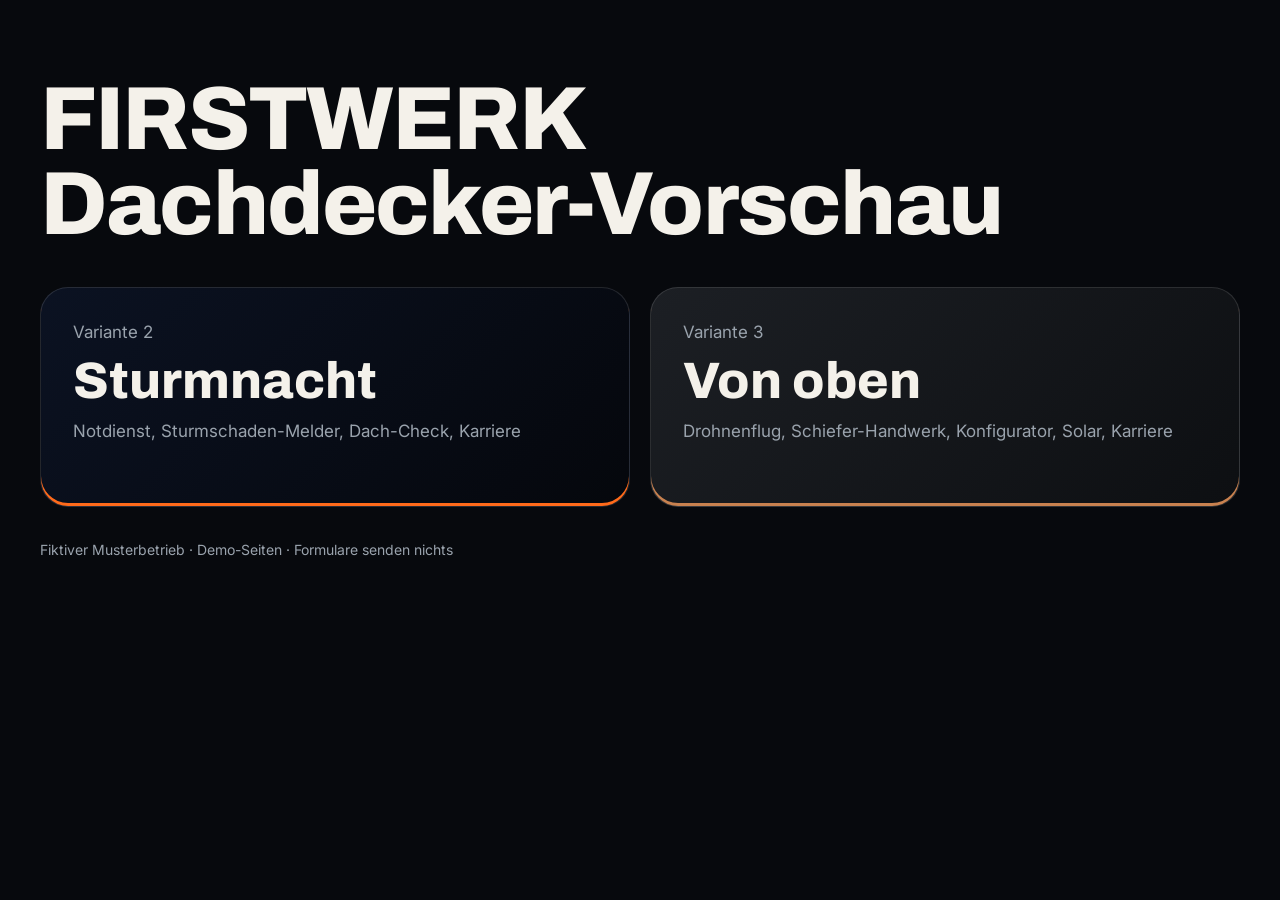
<file: index.html>
<!doctype html>
<html lang="de">
<head>
<meta charset="utf-8">
<meta name="viewport" content="width=device-width,initial-scale=1">
<title>FIRSTWERK Vorschau</title>
<meta name="robots" content="noindex">
<link href="https://fonts.googleapis.com/css2?family=Archivo:wght@800&family=Inter:wght@400;600&display=swap" rel="stylesheet">
<style>
:root{--bg:#07090d;--ink:#f4f1ea;--mute:#9aa3ad}
*{box-sizing:border-box;margin:0}
body{background:var(--bg);color:var(--ink);font:400 17px/1.5 Inter,system-ui,sans-serif;min-height:100vh;padding:clamp(24px,6vw,80px) 16px}
h1{font:800 clamp(40px,7vw,96px)/.95 Archivo,sans-serif;letter-spacing:-.02em;max-width:1200px;margin:0 auto 40px}
.g{display:grid;grid-template-columns:repeat(auto-fit,minmax(min(100%,420px),1fr));gap:20px;max-width:1200px;margin:0 auto}
a{display:block;padding:32px;border-radius:28px;text-decoration:none;color:inherit;border:1px solid rgba(255,255,255,.12);min-height:220px;transition:transform .25s}
a:hover{transform:translateY(-4px)}
a b{display:block;font:800 clamp(32px,4vw,52px)/1 Archivo,sans-serif;margin:10px 0 12px}
a span{color:var(--mute)}
.s{background:linear-gradient(135deg,#0b1222,#05070c);box-shadow:inset 0 -3px 0 #ff6a1a}
.o{background:linear-gradient(135deg,#1c1f24,#0d0f12);box-shadow:inset 0 -3px 0 #c8814f}
small{display:block;max-width:1200px;margin:32px auto 0;color:var(--mute);font-size:14px}
</style>
</head>
<body>
<h1>FIRSTWERK<br>Dachdecker-Vorschau</h1>
<div class="g">
  <a class="s" href="sturmnacht/"><span>Variante 2</span><b>Sturmnacht</b><span>Notdienst, Sturmschaden-Melder, Dach-Check, Karriere</span></a>
  <a class="o" href="von-oben/"><span>Variante 3</span><b>Von oben</b><span>Drohnenflug, Schiefer-Handwerk, Konfigurator, Solar, Karriere</span></a>
</div>
<small>Fiktiver Musterbetrieb · Demo-Seiten · Formulare senden nichts</small>
</body>
</html>
</file>
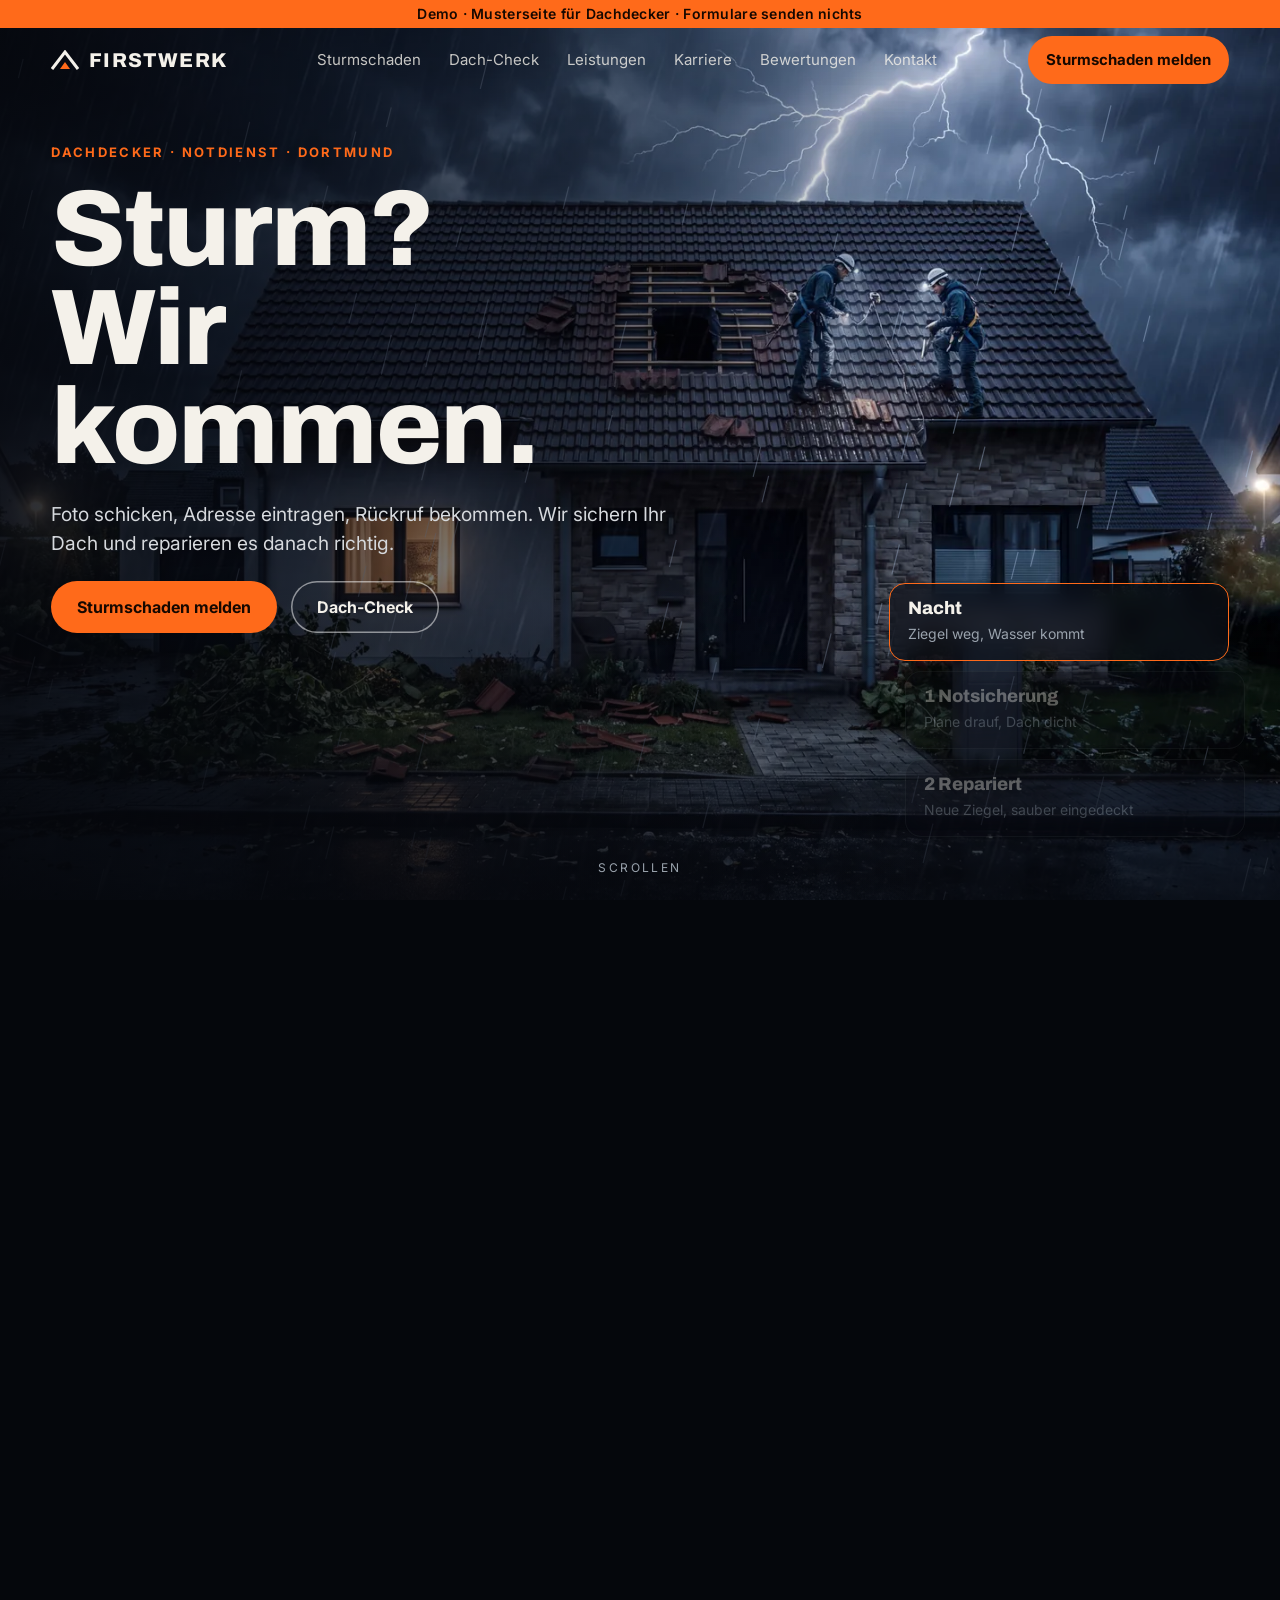
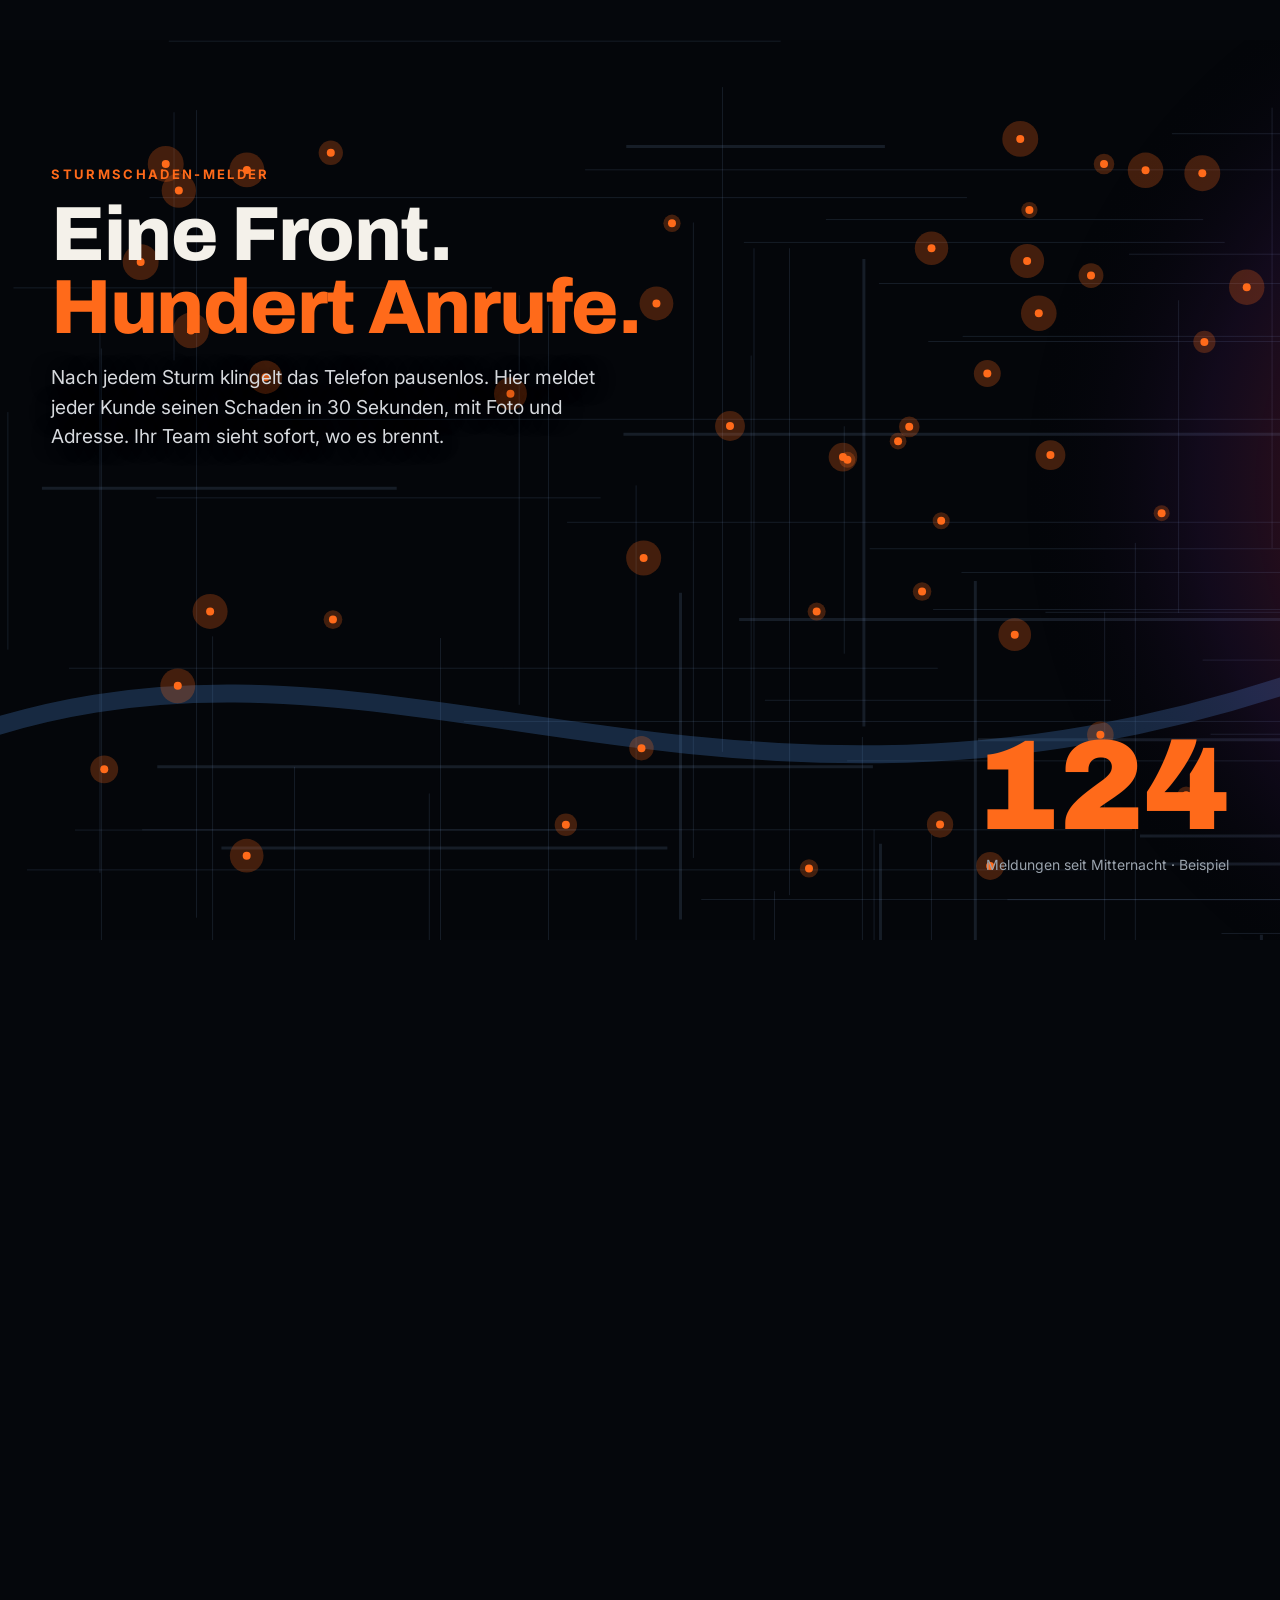
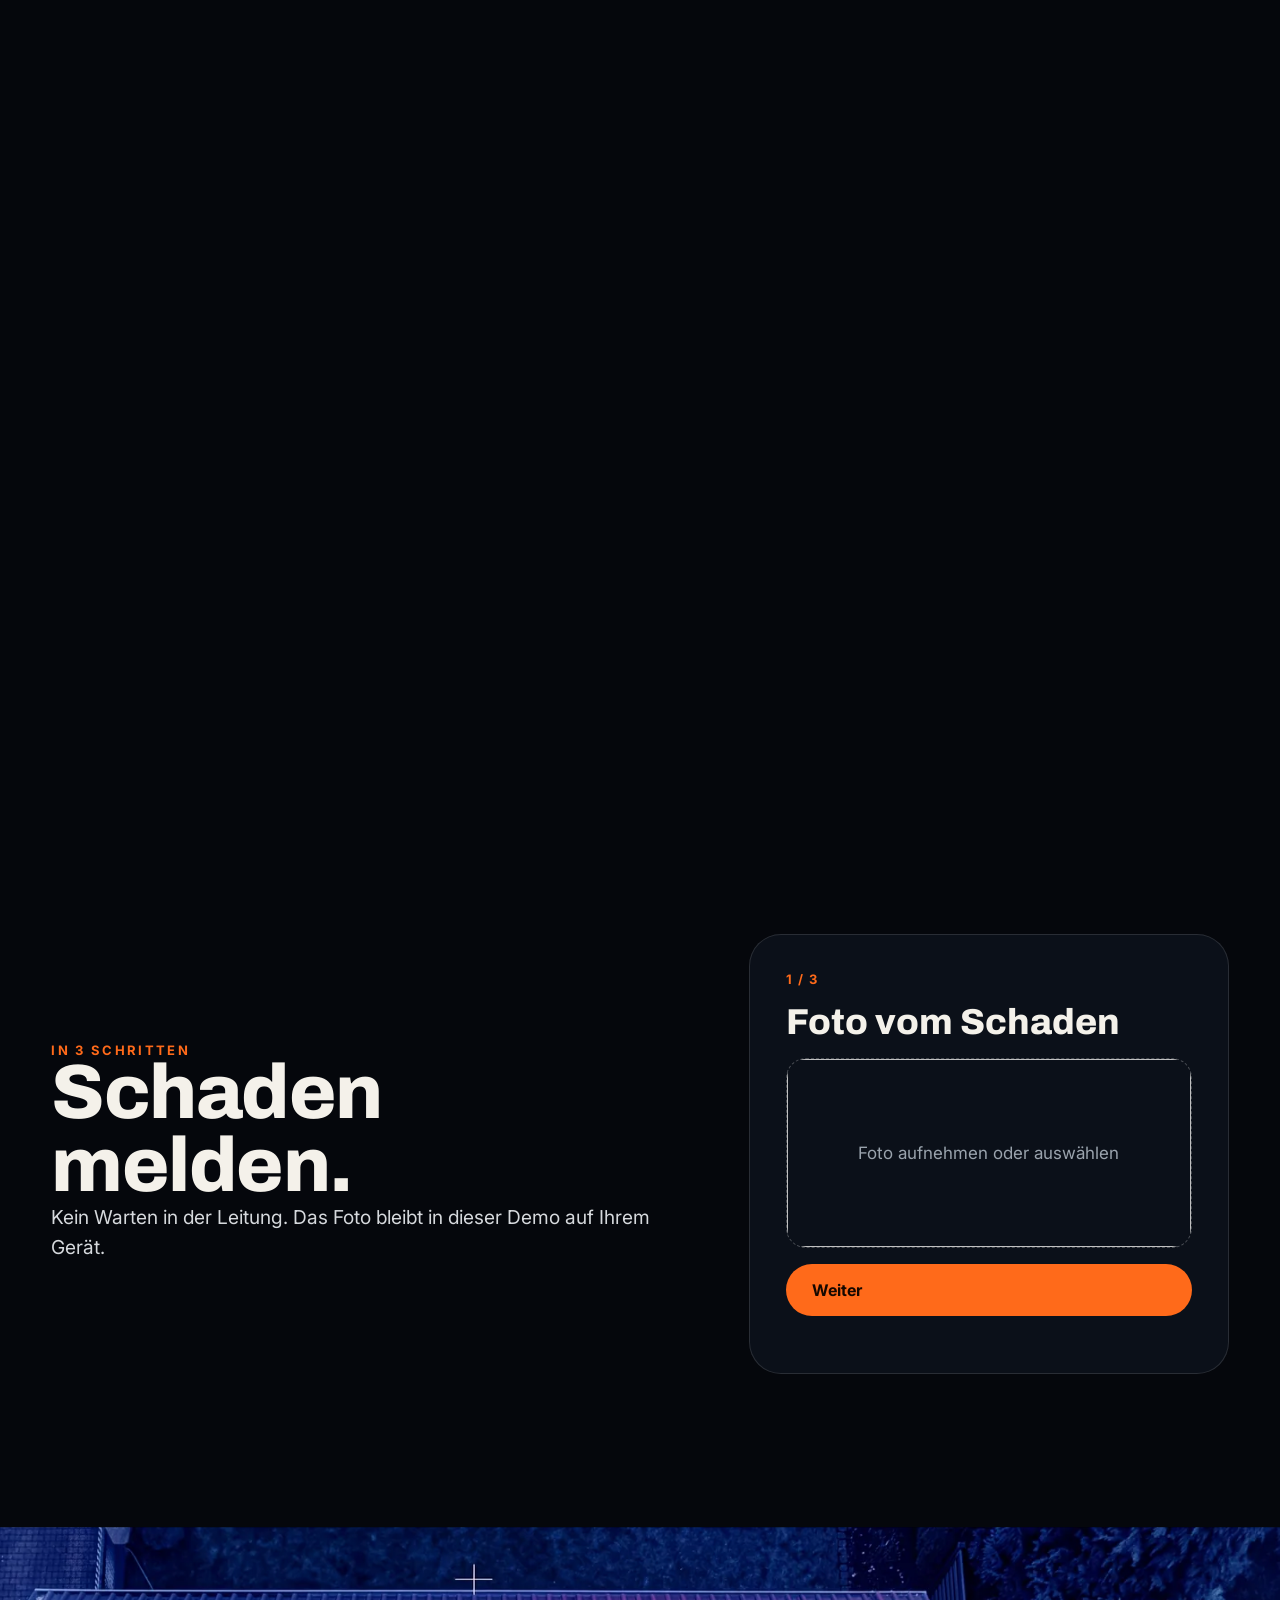
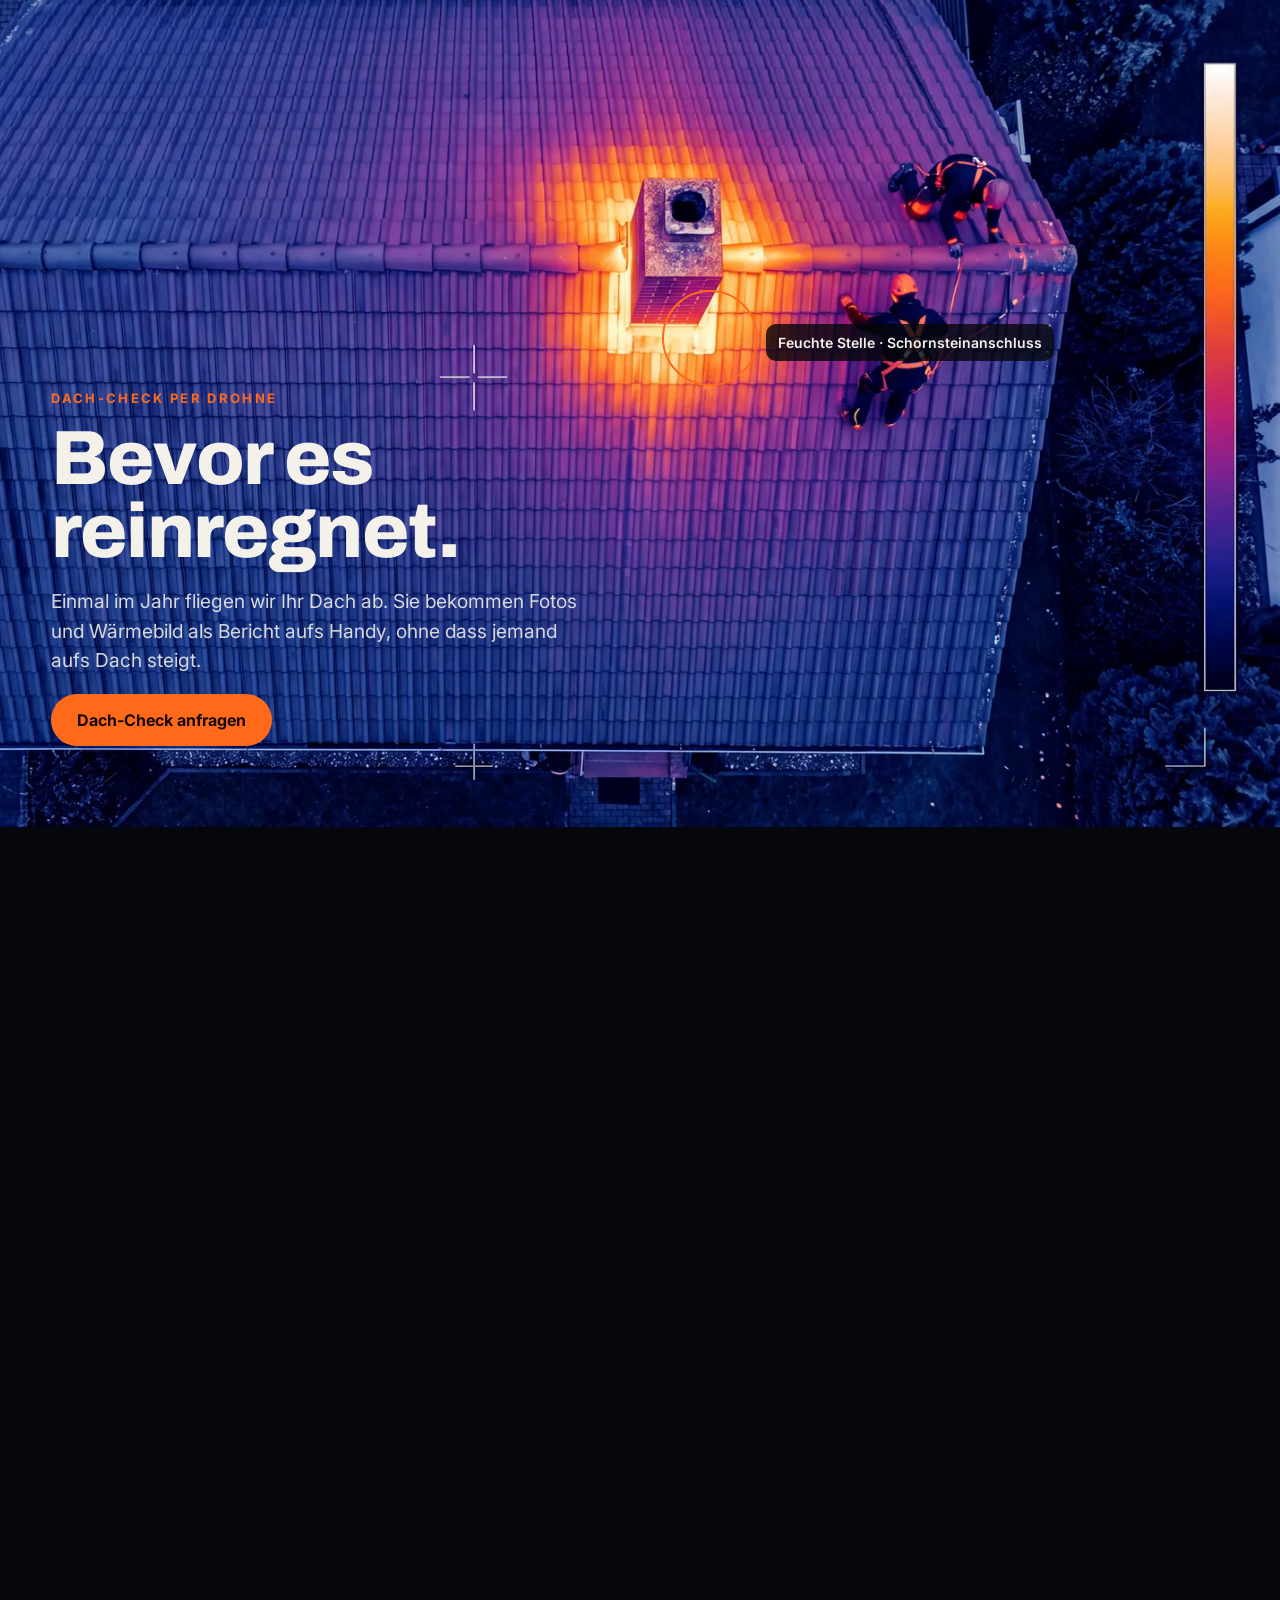
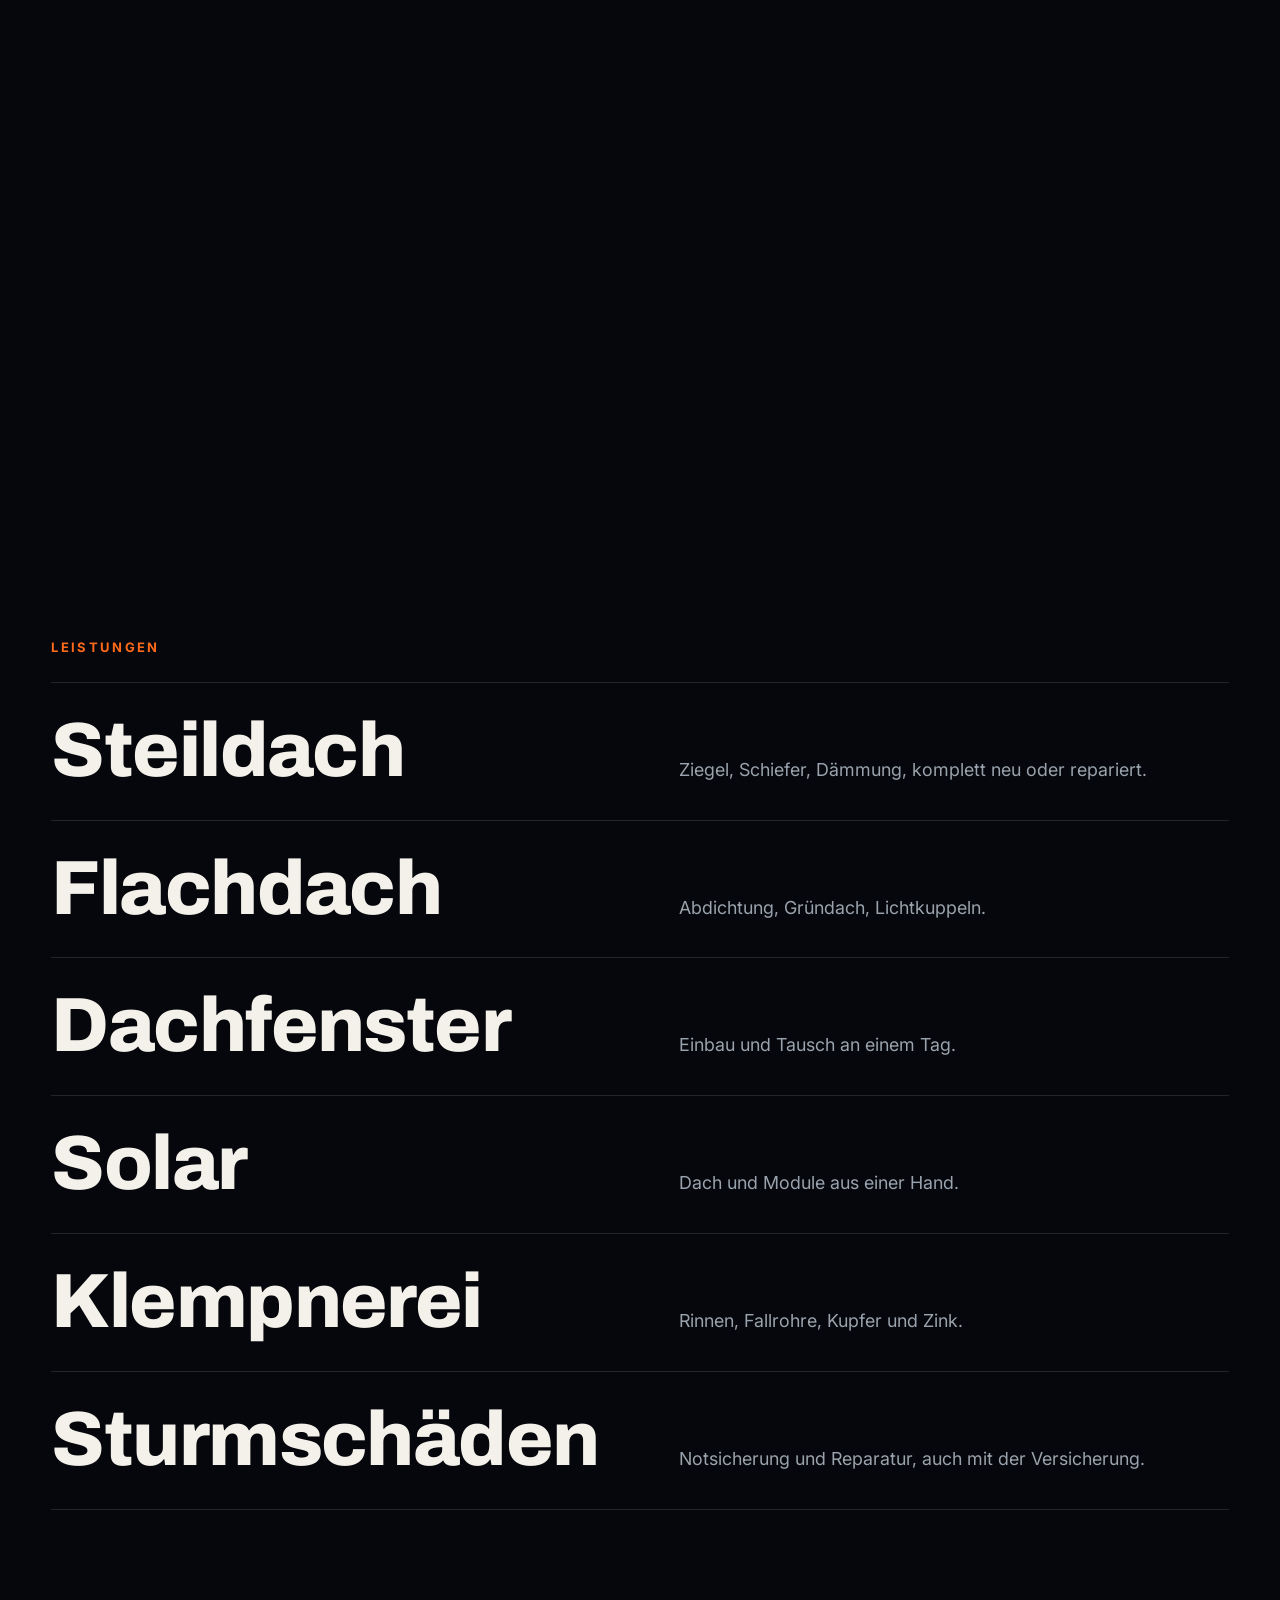
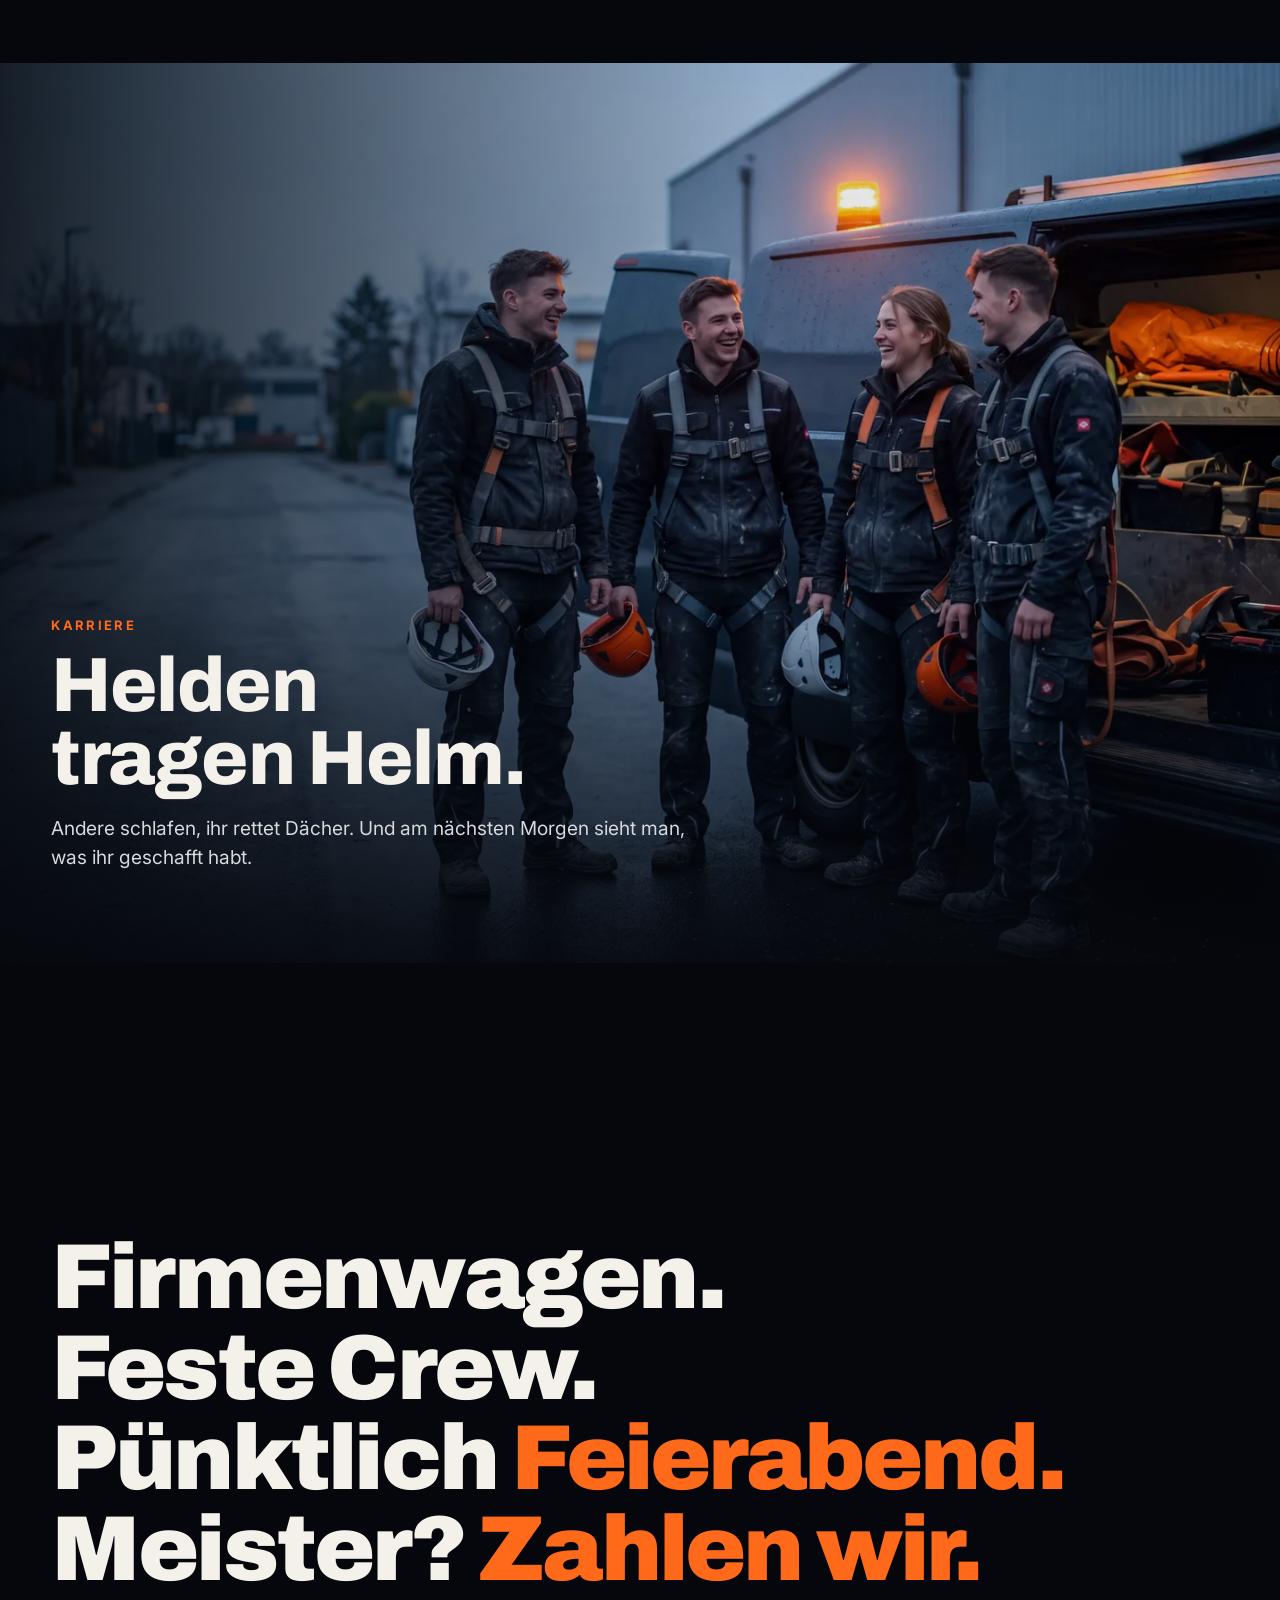
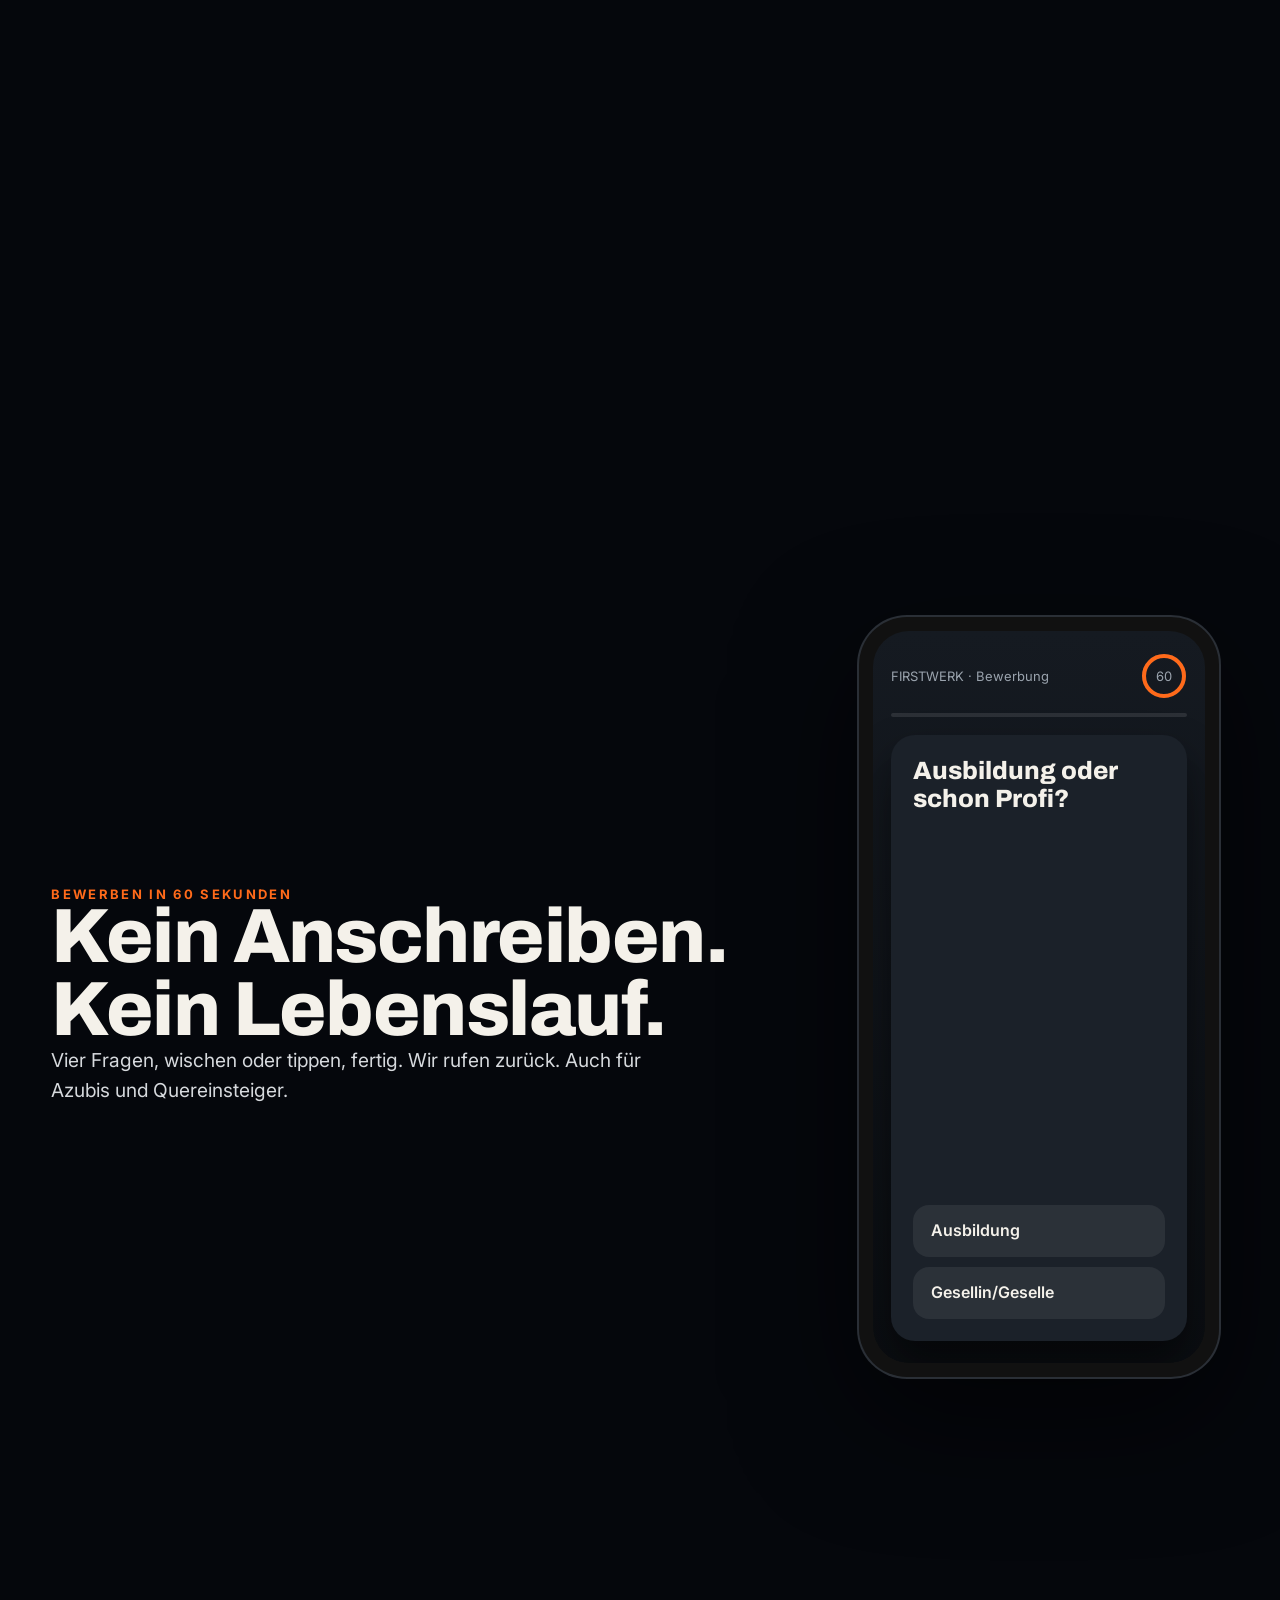
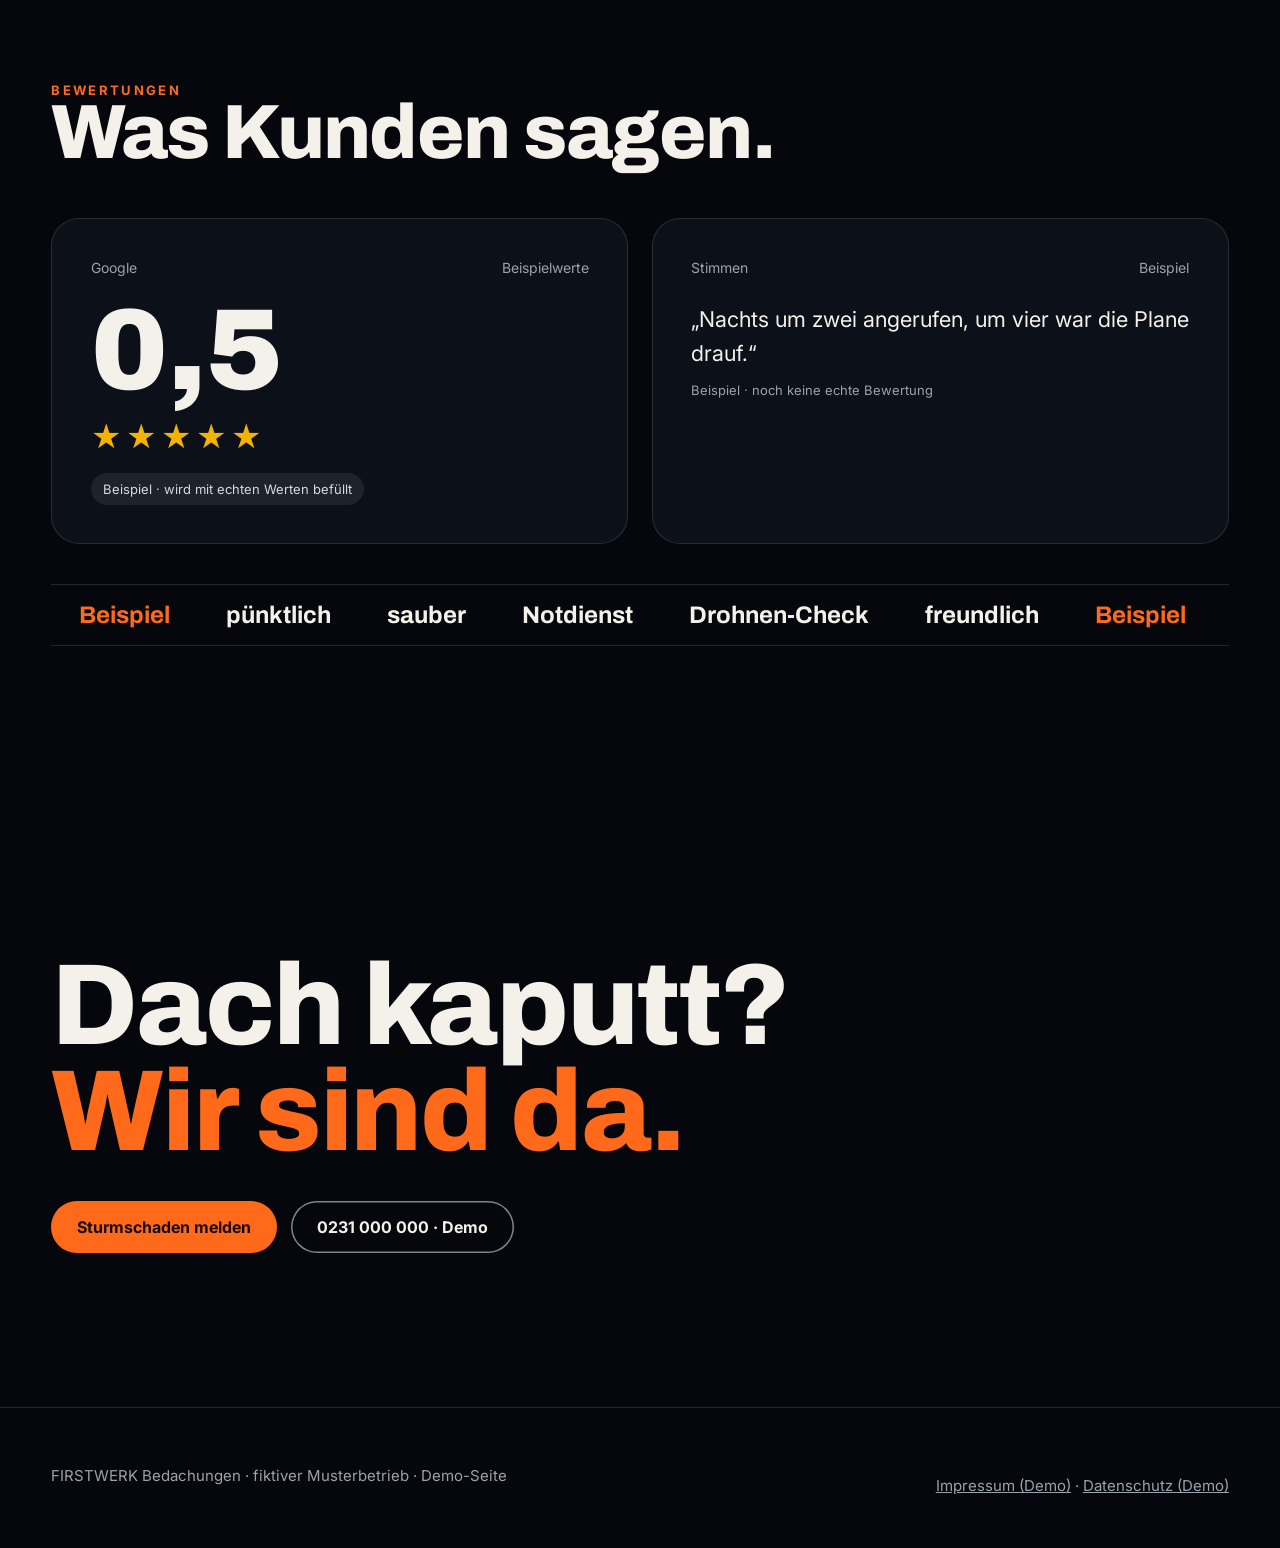
<file: sturmnacht/index.html>
<!doctype html>
<html lang="de">
<head>
<meta charset="utf-8">
<meta name="viewport" content="width=device-width,initial-scale=1,viewport-fit=cover">
<title>FIRSTWERK Bedachungen – Sturmnacht (Vorschau)</title>
<meta name="description" content="Musterseite für Dachdeckerbetriebe: Sturmschaden-Melder, Dach-Check, Karriere und Bewerbung in 60 Sekunden.">
<meta name="robots" content="noindex">
<link rel="preconnect" href="https://fonts.googleapis.com"><link rel="preconnect" href="https://fonts.gstatic.com" crossorigin>
<link href="https://fonts.googleapis.com/css2?family=Archivo:wdth,wght@62..125,500..900&family=Inter:wght@400;600;700&display=swap" rel="stylesheet">
<link rel="stylesheet" href="../assets/css/base.css?v=1">
<link rel="stylesheet" href="../assets/css/sturm.css?v=1">
</head>
<body>
<div class="demo" data-firma><span class="long">Demo · Musterseite für Dachdecker · Formulare senden nichts</span><span class="short">Demo · Formulare senden nichts</span></div>

<header class="nav">
  <a class="logo" href="#top" aria-label="FIRSTWERK Start"><svg viewBox="0 0 28 20" aria-hidden="true"><path d="M1 19 14 2l13 17" fill="none" stroke="currentColor" stroke-width="3"/><path d="M9 19 14 12l5 7" fill="var(--accent)"/></svg>FIRSTWERK</a>
  <ul>
    <li><a href="#melder">Sturmschaden</a></li><li><a href="#check">Dach-Check</a></li><li><a href="#leistungen">Leistungen</a></li>
    <li><a href="#karriere">Karriere</a></li><li><a href="#bewertungen">Bewertungen</a></li><li><a href="#kontakt">Kontakt</a></li>
  </ul>
  <a class="cta" href="#melder">Sturmschaden melden</a>
  <button class="burger" aria-label="Menü öffnen"><span></span></button>
</header>
<nav class="menu" aria-label="Menü">
  <button class="x" aria-label="Menü schließen">×</button>
  <a href="#melder">Sturmschaden</a><a href="#check">Dach-Check</a><a href="#leistungen">Leistungen</a><a href="#karriere">Karriere</a><a href="#bewertungen">Bewertungen</a><a href="#kontakt">Kontakt</a>
</nav>

<main id="top">
  <!-- 1 FILM: Sturmnacht → Notsicherung → repariert -->
  <section class="scene hero" id="hero" style="height:360vh">
    <div class="stick">
      <img class="layer l1" data-need src="../assets/img/s1.webp" srcset="../assets/img/s1-m.webp 1800w, ../assets/img/s1.webp 3840w" sizes="100vw" alt="Haus mit Sturmschaden am Dach bei Nacht">
      <img class="layer l2" data-need src="../assets/img/s2.webp" srcset="../assets/img/s2-m.webp 1800w, ../assets/img/s2.webp 3840w" sizes="100vw" alt="Dachdecker sichern das Dach nachts mit einer Plane">
      <img class="layer l3" data-need src="../assets/img/s3.webp" srcset="../assets/img/s3-m.webp 1800w, ../assets/img/s3.webp 3840w" sizes="100vw" alt="Das reparierte Dach am Morgen">
      <canvas class="rain" aria-hidden="true"></canvas>
      <div class="flash" aria-hidden="true"></div>
      <div class="shade"></div>
      <div class="hero-txt wrap">
        <p class="kicker">Dachdecker · Notdienst · Dortmund</p>
        <h1 class="h1">Sturm?<br>Wir kommen.</h1>
        <p class="lead">Foto schicken, Adresse eintragen, Rückruf bekommen. Wir sichern Ihr Dach und reparieren es danach richtig.</p>
        <div class="row"><a class="btn pulse" href="#melder">Sturmschaden melden</a><a class="btn ghost" href="#check">Dach-Check</a></div>
      </div>
      <ol class="steps" aria-label="Ablauf">
        <li data-s="0"><b>Nacht</b><span>Ziegel weg, Wasser kommt</span></li>
        <li data-s="1"><b>1 Notsicherung</b><span>Plane drauf, Dach dicht</span></li>
        <li data-s="2"><b>2 Repariert</b><span>Neue Ziegel, sauber eingedeckt</span></li>
      </ol>
      <div class="scroll-hint">Scrollen</div>
    </div>
  </section>

  <!-- 2 MOTION: Sturmschaden-Melder mit Radar -->
  <section class="scene radar" id="melder" style="height:260vh">
    <div class="stick">
      <canvas class="map" aria-hidden="true"></canvas>
      <div class="radar-txt wrap">
        <p class="kicker">Sturmschaden-Melder</p>
        <h2 class="h2">Eine Front.<br><span class="acc">Hundert Anrufe.</span></h2>
        <p class="lead">Nach jedem Sturm klingelt das Telefon pausenlos. Hier meldet jeder Kunde seinen Schaden in 30 Sekunden, mit Foto und Adresse. Ihr Team sieht sofort, wo es brennt.</p>
      </div>
      <div class="counter"><span data-live>0</span><small>Meldungen seit Mitternacht · Beispiel</small></div>
    </div>
  </section>

  <section class="pad melder">
    <div class="wrap mgrid">
      <div class="rv">
        <p class="kicker">In 3 Schritten</p>
        <h2 class="h2">Schaden melden.</h2>
        <p class="lead">Kein Warten in der Leitung. Das Foto bleibt in dieser Demo auf Ihrem Gerät.</p>
      </div>
      <form class="mform rv" id="mform" novalidate>
        <div class="mstep on" data-i="0">
          <span class="no">1 / 3</span><h3>Foto vom Schaden</h3>
          <label class="drop"><input type="file" accept="image/*" capture="environment"><img alt="" hidden><span>Foto aufnehmen oder auswählen</span></label>
          <button type="button" class="btn next">Weiter</button>
        </div>
        <div class="mstep" data-i="1">
          <span class="no">2 / 3</span><h3>Wo ist das Dach?</h3>
          <input type="text" placeholder="Straße, Hausnummer, Ort" aria-label="Adresse">
          <div class="chips"><button type="button">Wasser kommt rein</button><button type="button">Ziegel lose</button><button type="button">Rinne abgerissen</button></div>
          <button type="button" class="btn next">Weiter</button>
        </div>
        <div class="mstep" data-i="2">
          <span class="no">3 / 3</span><h3>Wann sollen wir anrufen?</h3>
          <input type="tel" placeholder="Handynummer" aria-label="Handynummer">
          <div class="chips"><button type="button">Sofort</button><button type="button">Heute Abend</button><button type="button">Morgen früh</button></div>
          <button type="submit" class="btn">Meldung absenden</button>
        </div>
        <div class="mstep done" data-i="3"><h3>Danke. Wir melden uns.</h3><p>Demo: Es wurde nichts gesendet.</p></div>
      </form>
    </div>
  </section>

  <!-- 3 Dach-Check per Drohne (Wärmebild) -->
  <section class="scene check" id="check" style="height:240vh" data-hide>
    <div class="stick">
      <img class="layer cold" data-need src="../assets/img/s5.webp" srcset="../assets/img/s5-m.webp 1800w, ../assets/img/s5.webp 3840w" sizes="100vw" alt="">
      <img class="layer hot" data-need src="../assets/img/s5.webp" srcset="../assets/img/s5-m.webp 1800w, ../assets/img/s5.webp 3840w" sizes="100vw" alt="Wärmebild eines Dachs von oben mit einer feuchten Stelle am Schornstein">
      <div class="scan" aria-hidden="true"></div>
      <div class="spot" aria-hidden="true"><i></i><span>Feuchte Stelle · Schornsteinanschluss</span></div>
      <div class="check-txt wrap">
        <p class="kicker">Dach-Check per Drohne</p>
        <h2 class="h2">Bevor es<br>reinregnet.</h2>
        <p class="lead">Einmal im Jahr fliegen wir Ihr Dach ab. Sie bekommen Fotos und Wärmebild als Bericht aufs Handy, ohne dass jemand aufs Dach steigt.</p>
        <a class="btn" href="#kontakt">Dach-Check anfragen</a>
      </div>
    </div>
  </section>

  <!-- 4 Leistungen -->
  <section class="pad" id="leistungen">
    <div class="wrap">
      <p class="kicker rv">Leistungen</p>
      <ul class="svc">
        <li class="rv"><b>Steildach</b><span>Ziegel, Schiefer, Dämmung, komplett neu oder repariert.</span></li>
        <li class="rv"><b>Flachdach</b><span>Abdichtung, Gründach, Lichtkuppeln.</span></li>
        <li class="rv"><b>Dachfenster</b><span>Einbau und Tausch an einem Tag.</span></li>
        <li class="rv"><b>Solar</b><span>Dach und Module aus einer Hand.</span></li>
        <li class="rv"><b>Klempnerei</b><span>Rinnen, Fallrohre, Kupfer und Zink.</span></li>
        <li class="rv"><b>Sturmschäden</b><span>Notsicherung und Reparatur, auch mit der Versicherung.</span></li>
      </ul>
    </div>
  </section>

  <!-- 5 FILM/BILD Karriere + Kinetik -->
  <section class="crew" id="karriere" data-hide>
    <img data-need src="../assets/img/s4.webp" srcset="../assets/img/s4-m.webp 1800w, ../assets/img/s4.webp 3840w" sizes="100vw" alt="Junge Dachdecker-Crew am Firmenwagen in der Morgendämmerung">
    <div class="wrap crew-txt">
      <p class="kicker">Karriere</p>
      <h2 class="h2">Helden<br>tragen Helm.</h2>
      <p class="lead">Andere schlafen, ihr rettet Dächer. Und am nächsten Morgen sieht man, was ihr geschafft habt.</p>
    </div>
  </section>
  <section class="scene benefits" style="height:300vh">
    <div class="stick wrap kwrap">
      <div class="kin">
        <span class="w">Firmenwagen.</span>
        <span class="w">Feste Crew.</span>
        <span class="w">Pünktlich <em>Feierabend.</em></span>
        <span class="w">Meister? <em>Zahlen wir.</em></span>
      </div>
    </div>
  </section>

  <!-- 6 Bewerbung in 60 Sekunden -->
  <section class="pad" id="bewerben">
    <div class="wrap apply">
      <div class="rv">
        <p class="kicker">Bewerben in 60 Sekunden</p>
        <h2 class="h2">Kein Anschreiben.<br>Kein Lebenslauf.</h2>
        <p class="lead">Vier Fragen, wischen oder tippen, fertig. Wir rufen zurück. Auch für Azubis und Quereinsteiger.</p>
      </div>
      <div class="phone rv" data-apply>
        <div class="screen">
          <div class="top"><span>FIRSTWERK · Bewerbung</span><svg class="ring" viewBox="0 0 46 46"><circle class="bgc" cx="23" cy="23" r="20"/><circle class="fg" cx="23" cy="23" r="20"/><text x="23" y="28" text-anchor="middle" fill="currentColor" font-size="13" data-sec>60</text></svg></div>
          <div class="bar"><i></i></div>
          <div class="stack">
            <div class="card"><span class="stamp">OK</span><h4>Ausbildung oder schon Profi?</h4><div class="opts"><button>Ausbildung</button><button>Gesellin/Geselle</button></div></div>
            <div class="card"><span class="stamp">OK</span><h4>Höhe macht dir nichts aus?</h4><div class="opts"><button>Ganz oben ist am besten</button><button>Lieber erst mal testen</button></div></div>
            <div class="card"><span class="stamp">OK</span><h4>Führerschein?</h4><div class="opts"><button>Ja, Klasse B</button><button>Noch nicht</button></div></div>
            <div class="card"><span class="stamp">OK</span><h4>Wann kannst du anfangen?</h4><div class="opts"><button>Sofort</button><button>In 1–3 Monaten</button></div></div>
            <div class="card"><h4>Wie erreichen wir dich?</h4><form><input placeholder="Vorname" aria-label="Vorname"><input placeholder="Nachname" aria-label="Nachname"><input placeholder="Wohnort" aria-label="Wohnort"><input type="email" placeholder="E-Mail" aria-label="E-Mail"><input type="tel" placeholder="Handynummer" aria-label="Handynummer"><button class="send">Abschicken</button></form></div>
            <div class="card"><h4>Danke!</h4><p>Wir melden uns innerhalb von 24 Stunden. Demo: nichts gesendet.</p></div>
          </div>
        </div>
      </div>
    </div>
  </section>

  <!-- 7 Bewertungen -->
  <section class="pad" id="bewertungen">
    <div class="wrap">
      <p class="kicker rv">Bewertungen</p>
      <h2 class="h2 rv">Was Kunden sagen.</h2>
      <div class="reviews" style="margin-top:48px">
        <div class="rbox rv"><div class="src"><span>Google</span><span>Beispielwerte</span></div><div class="num" data-count="4.9">0</div><div class="stars" data-fill="98%">★★★★★<i>★★★★★</i></div><br><span class="tag">Beispiel · wird mit echten Werten befüllt</span></div>
        <div class="rbox rv"><div class="src"><span>Stimmen</span><span>Beispiel</span></div>
          <div class="quote">
            <p>„Nachts um zwei angerufen, um vier war die Plane drauf.“<small>Beispiel · noch keine echte Bewertung</small></p>
            <p>„Der Bericht mit den Drohnenfotos hat mir die Besichtigung erspart.“<small>Beispiel · noch keine echte Bewertung</small></p>
            <p>„Sauber gearbeitet, alles weggeräumt, pünktlich fertig.“<small>Beispiel · noch keine echte Bewertung</small></p>
          </div>
        </div>
      </div>
      <div class="ticker" aria-hidden="true"><div><span><b>Beispiel</b></span><span>pünktlich</span><span>sauber</span><span>Notdienst</span><span>Drohnen-Check</span><span>freundlich</span><span><b>Beispiel</b></span><span>pünktlich</span><span>sauber</span><span>Notdienst</span><span>Drohnen-Check</span><span>freundlich</span></div></div>
    </div>
  </section>

  <!-- 8 Kontakt -->
  <section class="pad final" id="kontakt">
    <div class="wrap">
      <h2 class="h1 rv">Dach kaputt?<br><span class="acc">Wir sind da.</span></h2>
      <div class="row rv" style="margin-top:36px"><a class="btn" href="#melder">Sturmschaden melden</a><a class="btn ghost" href="tel:+490000000000">0231 000 000 · Demo</a></div>
    </div>
  </section>
</main>

<footer><div class="wrap row"><span>FIRSTWERK Bedachungen · fiktiver Musterbetrieb · Demo-Seite</span><span><a href="#top">Impressum (Demo)</a> · <a href="#top">Datenschutz (Demo)</a></span></div></footer>
<a class="btn fab" href="#melder">Schaden melden</a>

<script src="../assets/js/geo.js?v=1"></script>
<script src="../assets/js/base.js?v=1"></script>
<script src="../assets/js/sturm.js?v=1"></script>
</body>
</html>
</file>
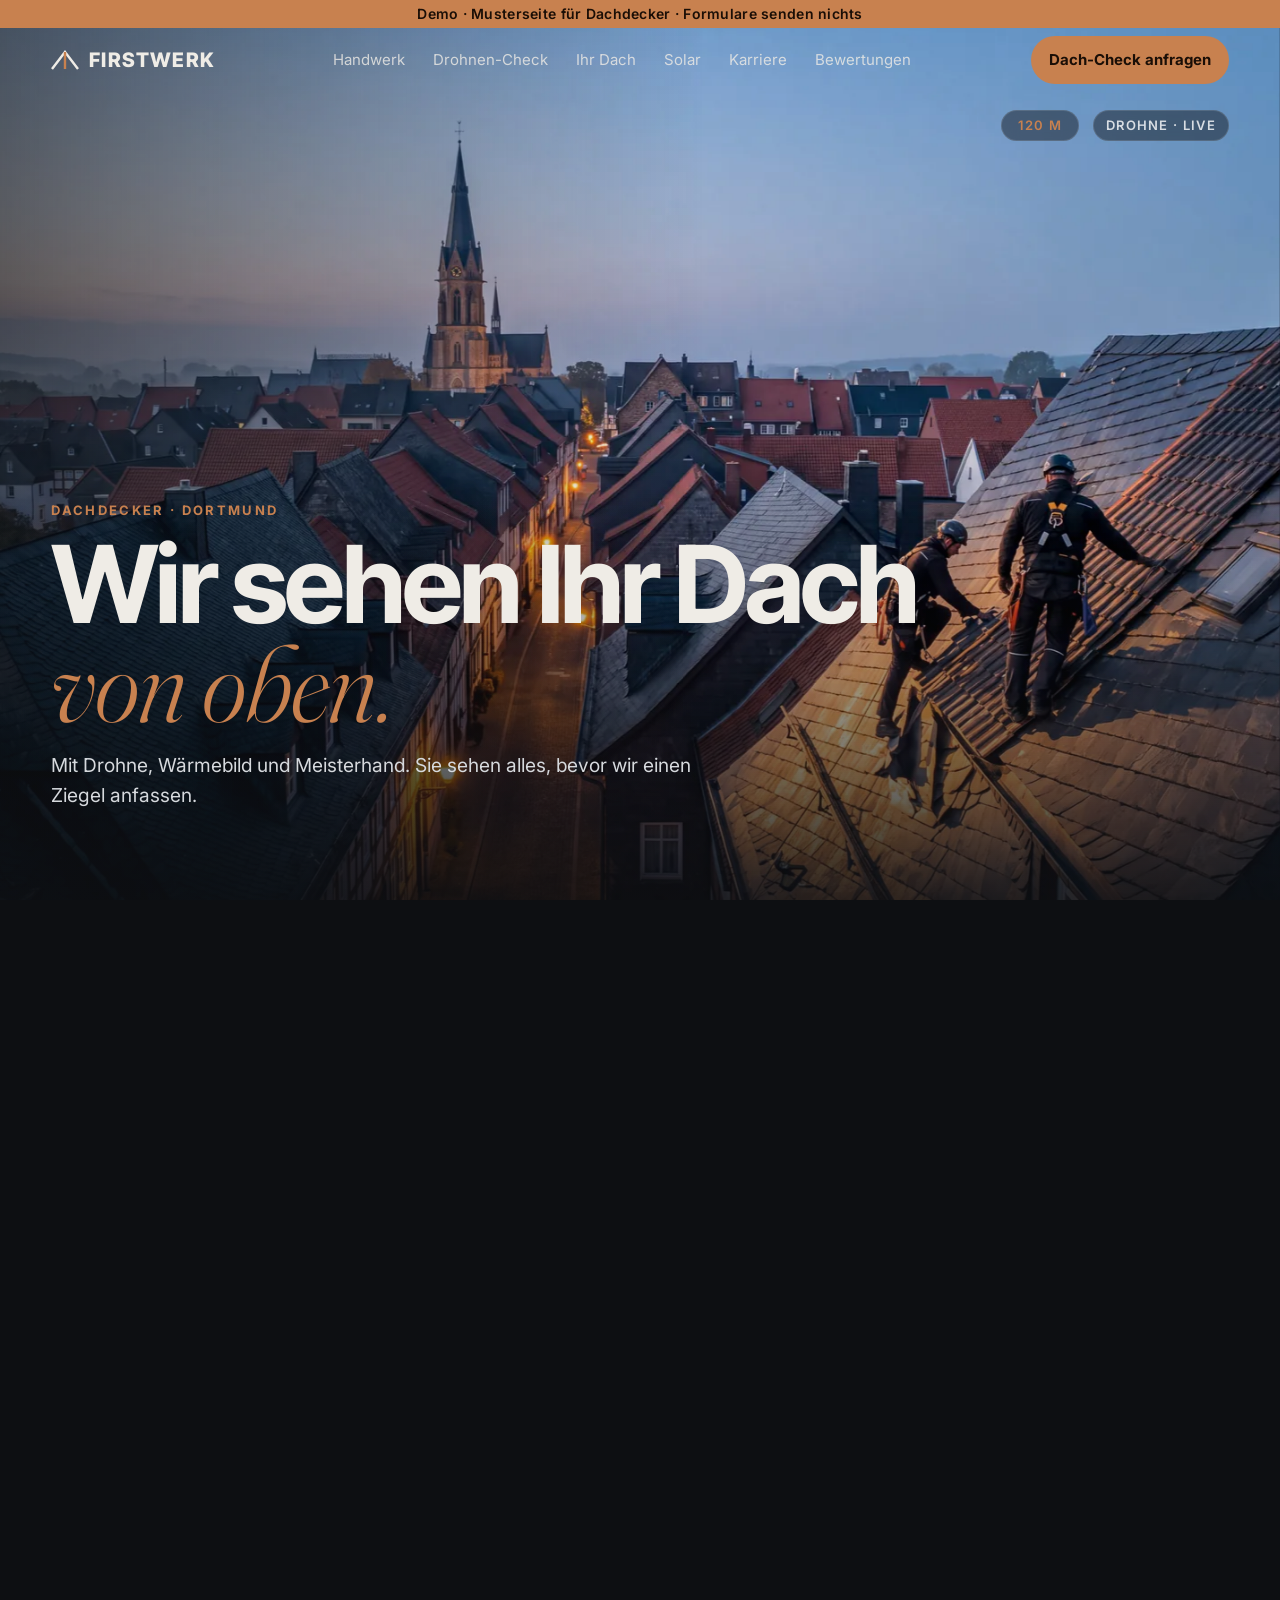
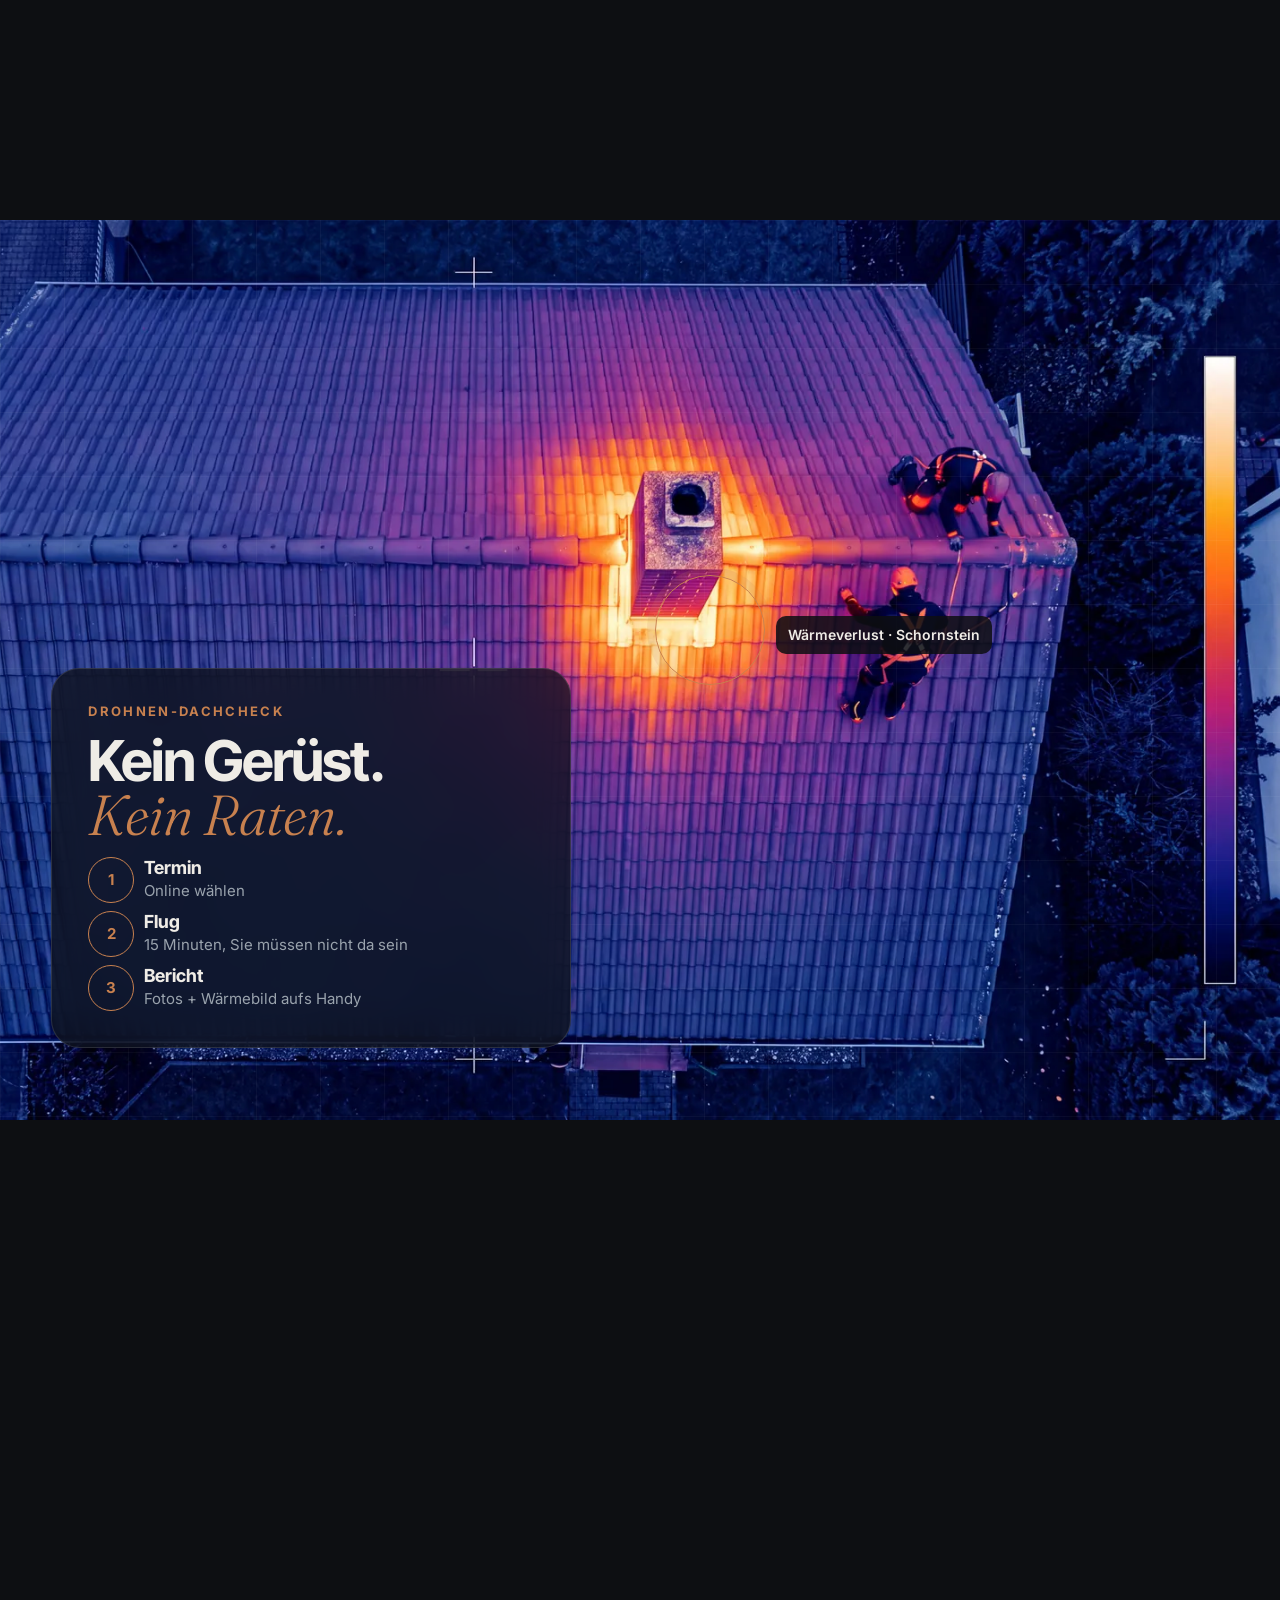
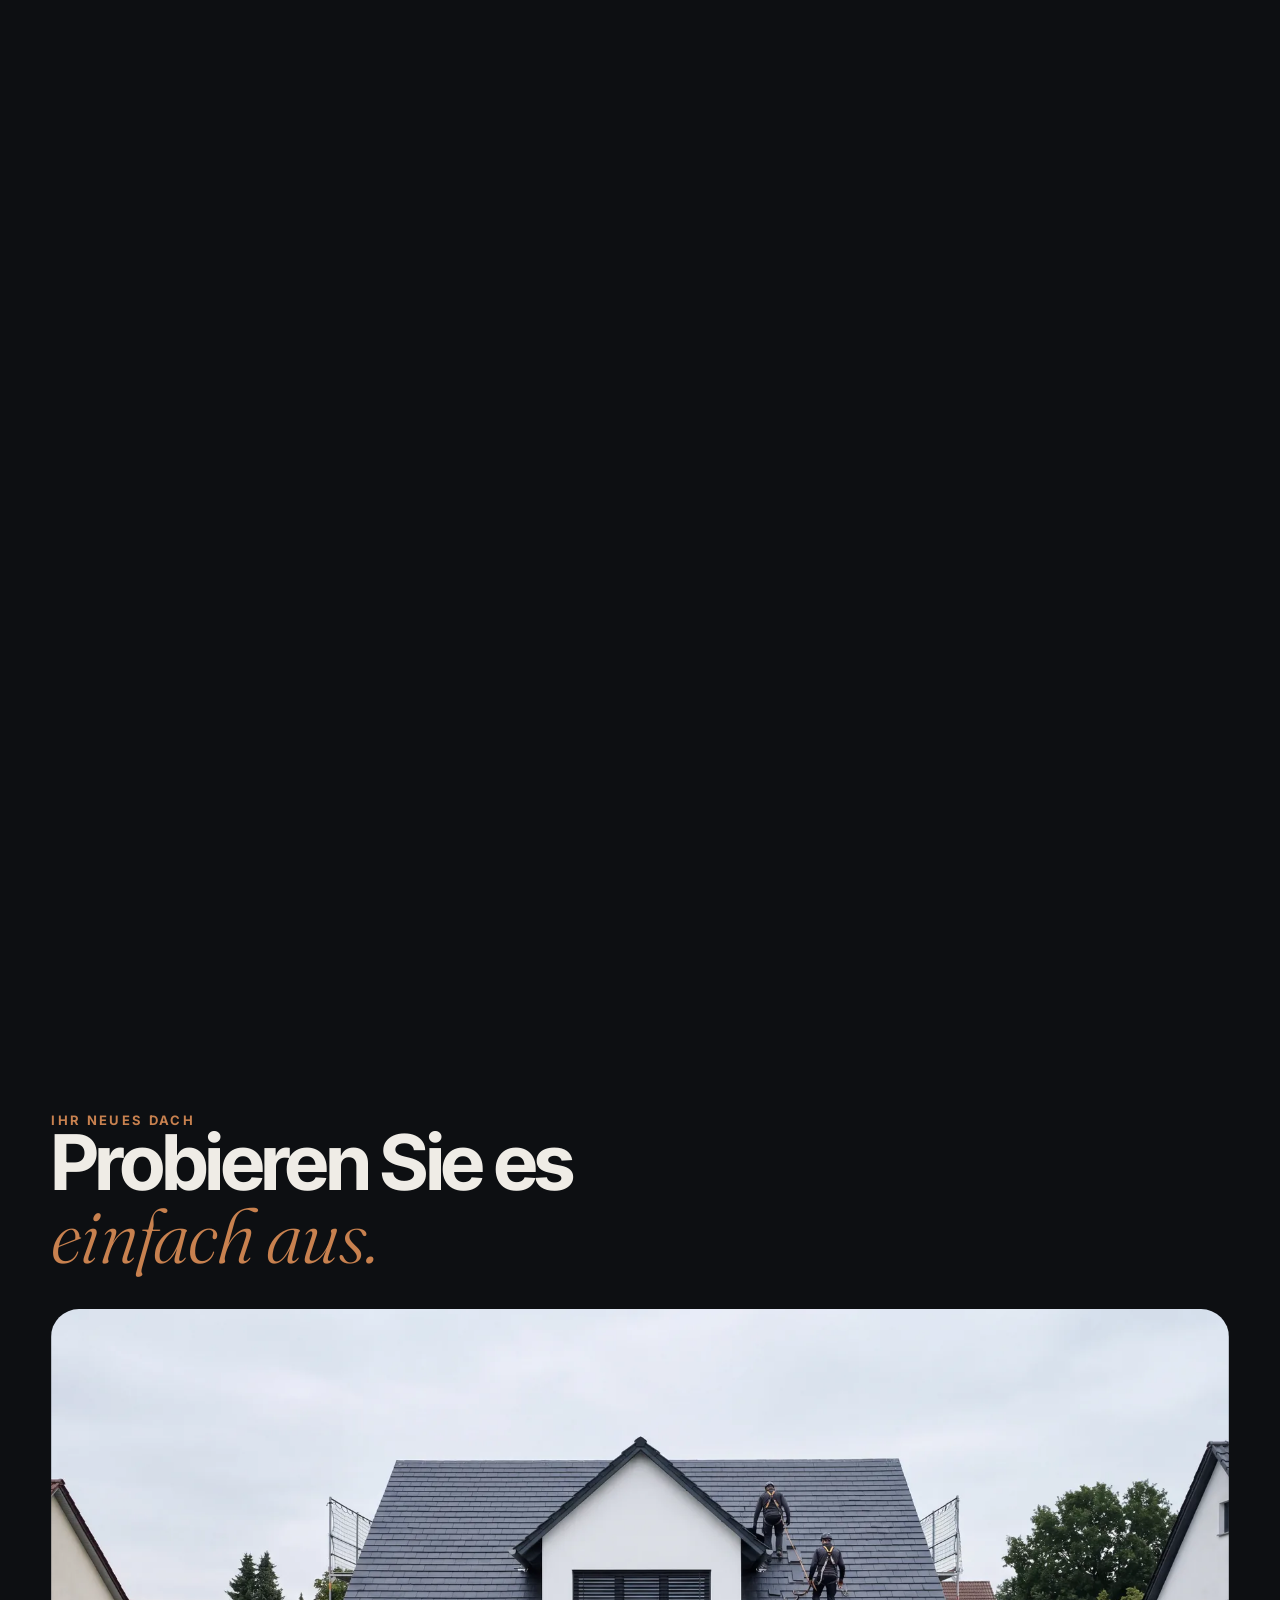
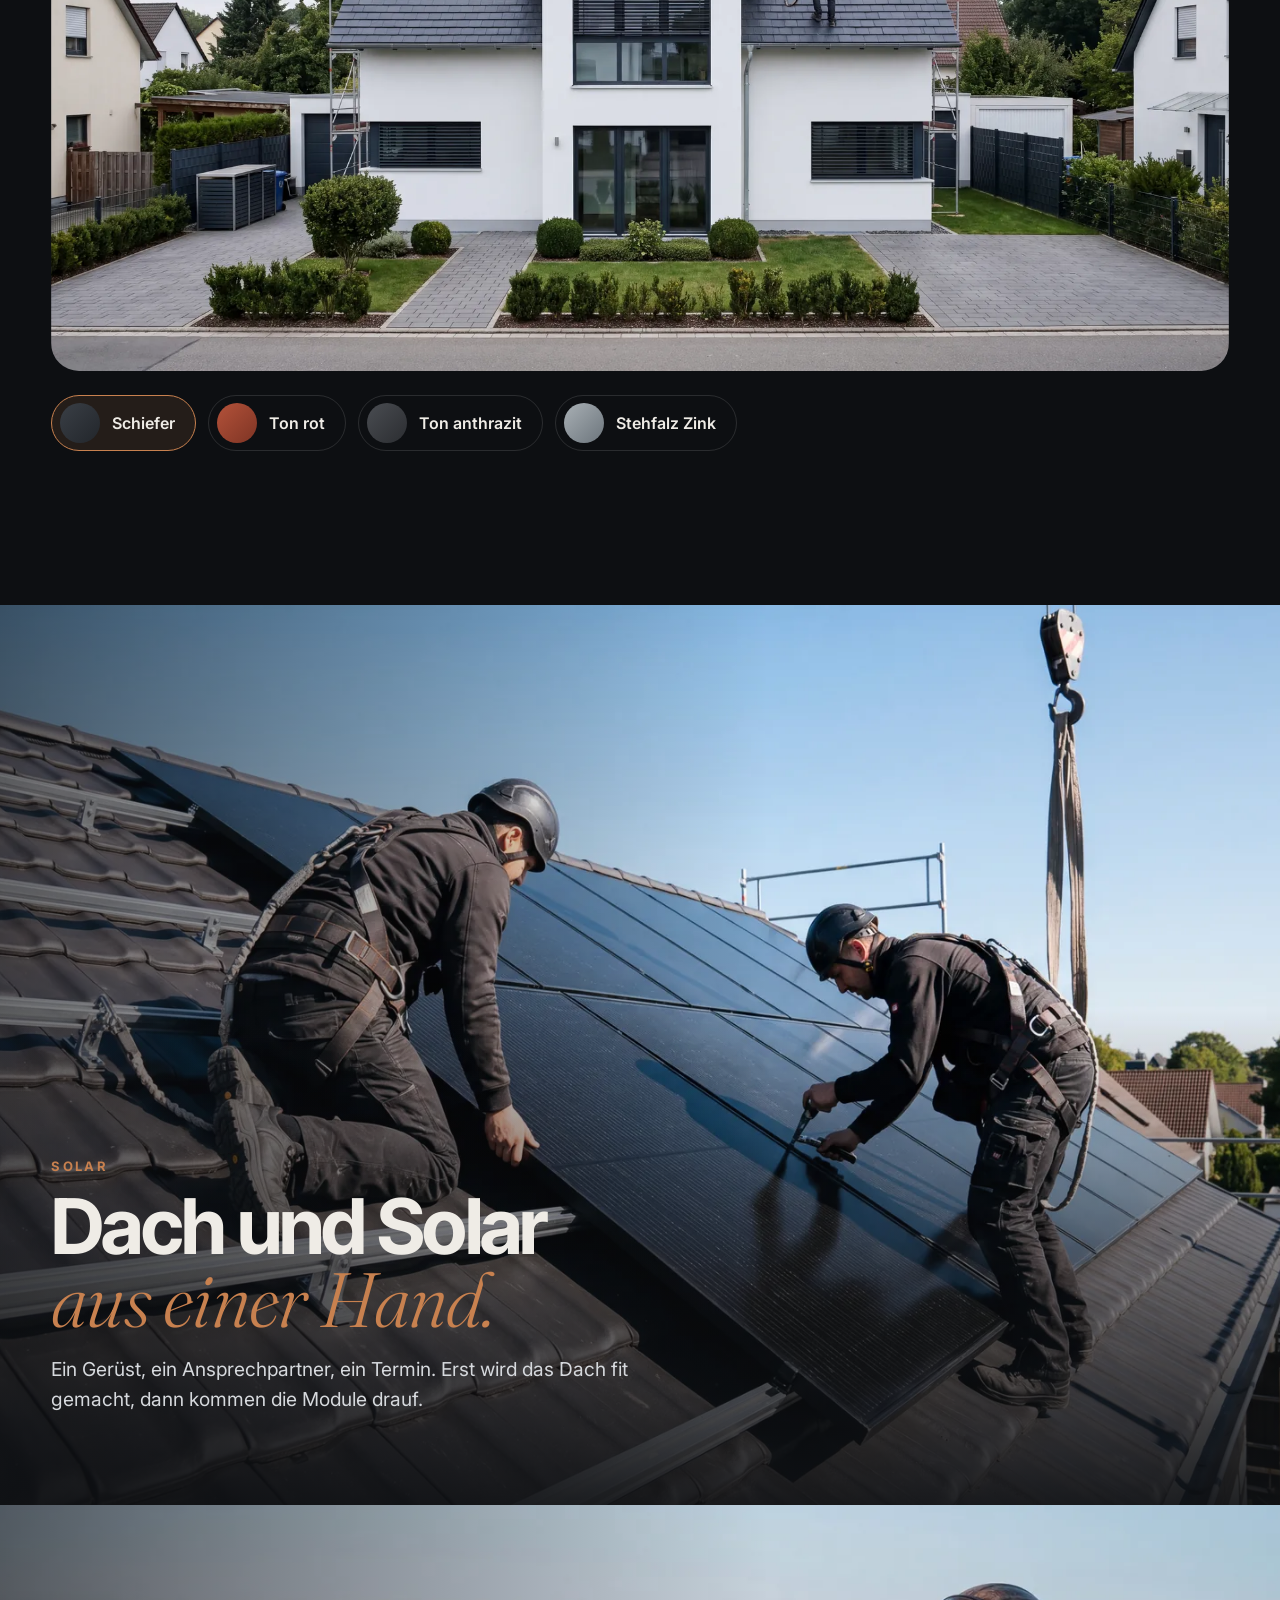
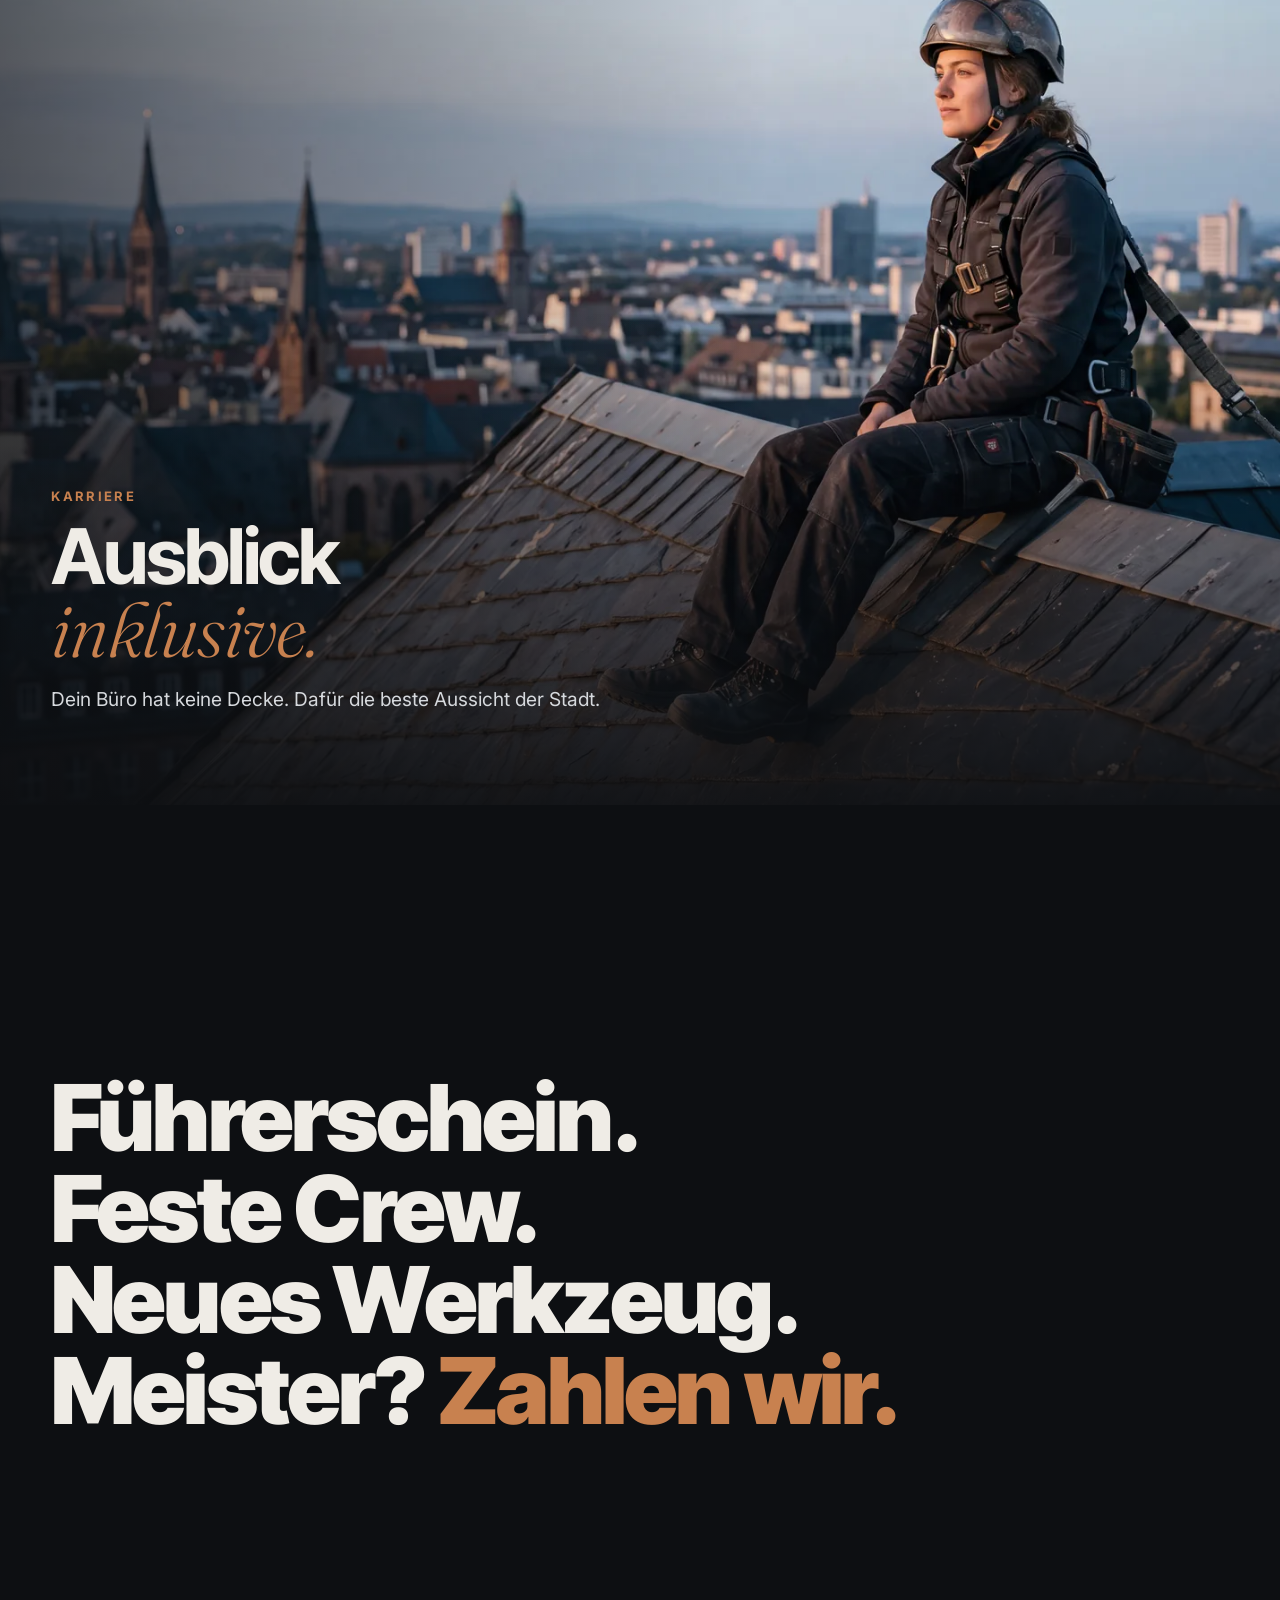
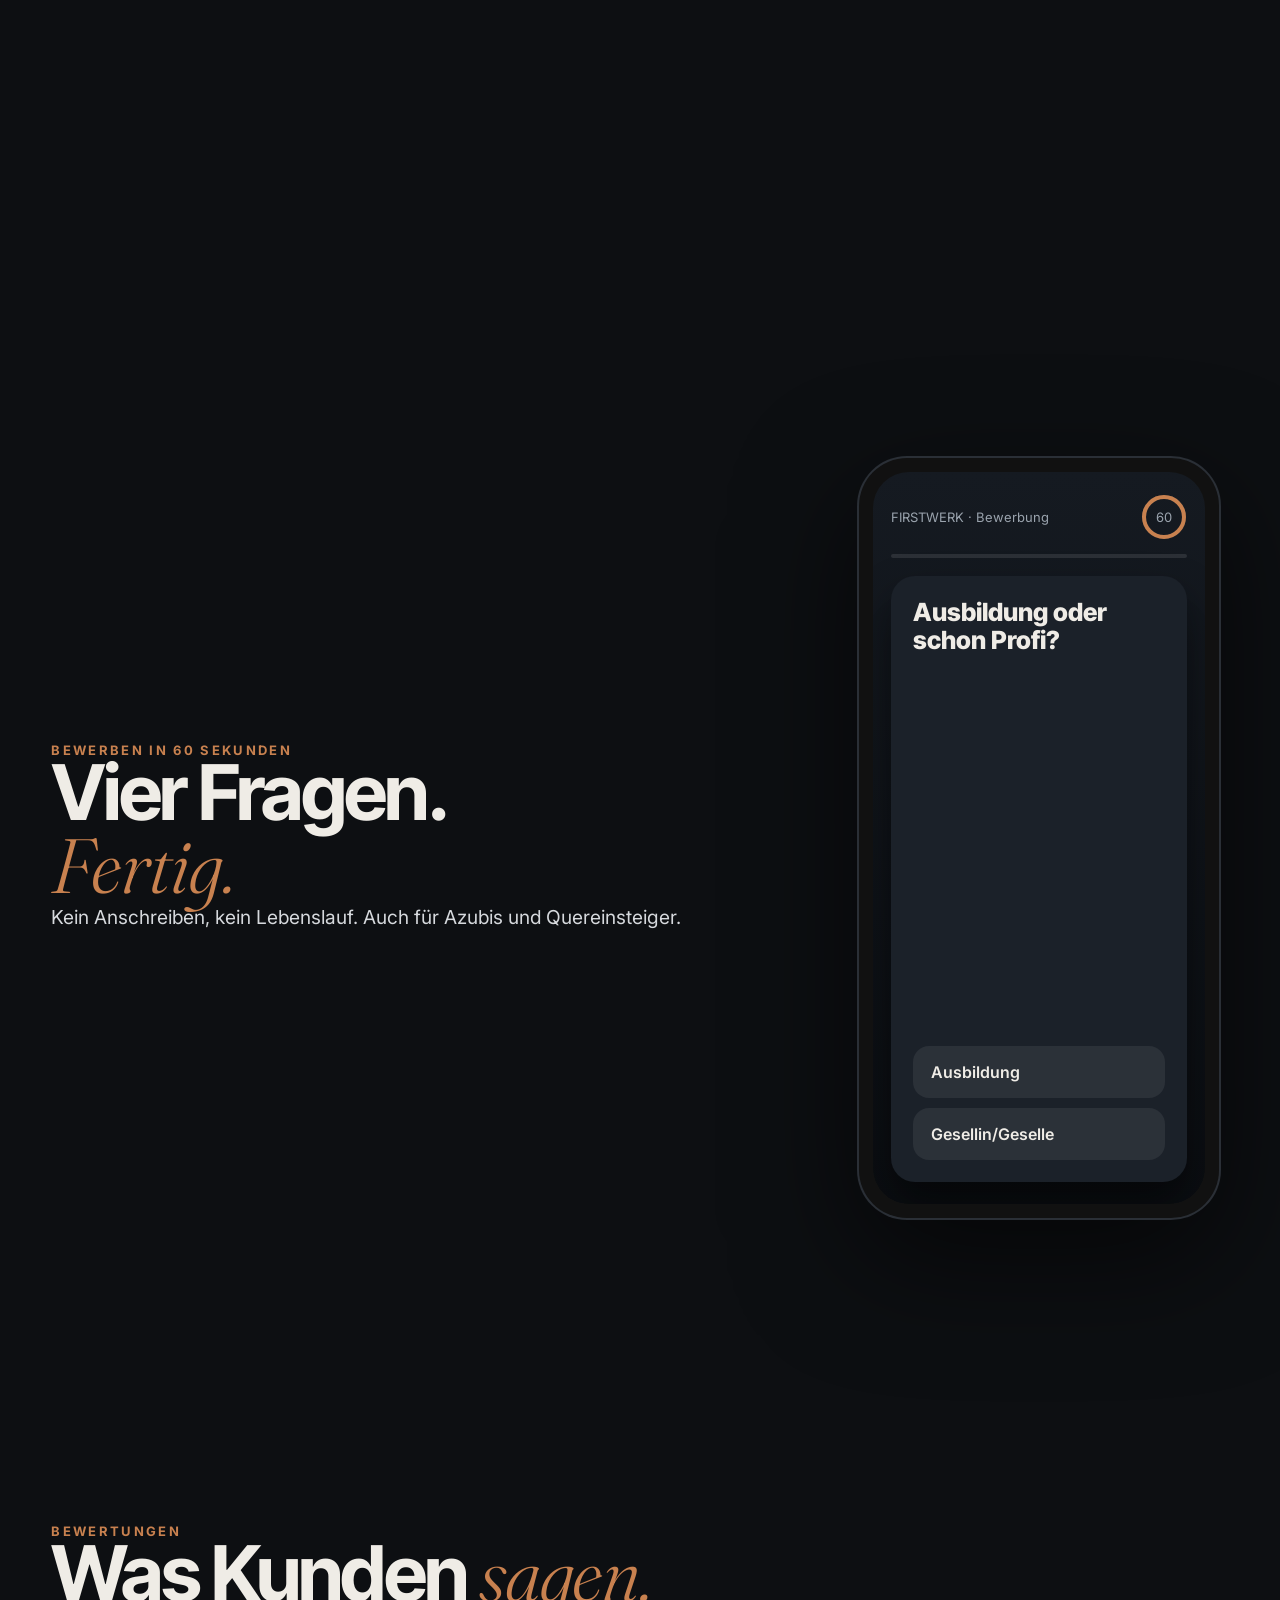
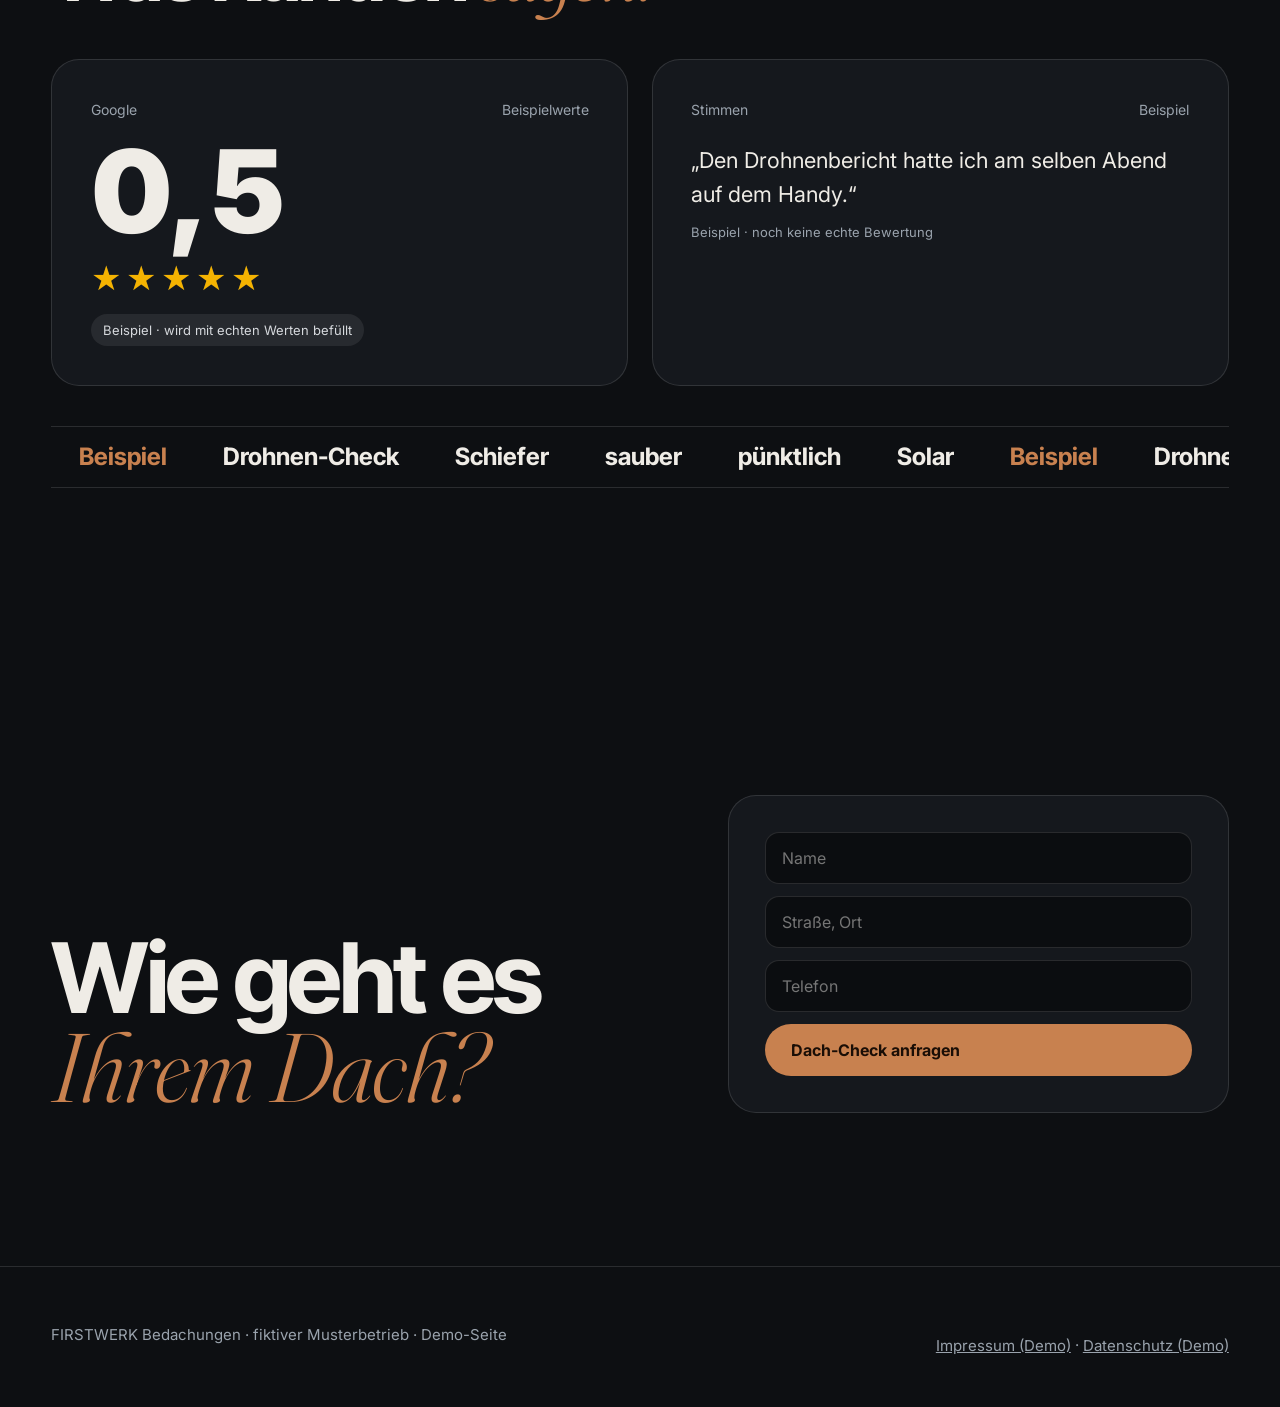
<file: von-oben/index.html>
<!doctype html>
<html lang="de">
<head>
<meta charset="utf-8">
<meta name="viewport" content="width=device-width,initial-scale=1,viewport-fit=cover">
<title>FIRSTWERK Bedachungen – Von oben (Vorschau)</title>
<meta name="description" content="Musterseite für Dachdeckerbetriebe: Drohnen-Dachcheck, Dach-Konfigurator, Solar, Karriere und Bewerbung in 60 Sekunden.">
<meta name="robots" content="noindex">
<link rel="preconnect" href="https://fonts.googleapis.com"><link rel="preconnect" href="https://fonts.gstatic.com" crossorigin>
<link href="https://fonts.googleapis.com/css2?family=Fraunces:ital,opsz,wght@1,9..144,300..500&family=Inter+Tight:wght@500;600;700;800&family=Inter:wght@400;600;700&display=swap" rel="stylesheet">
<link rel="stylesheet" href="../assets/css/base.css?v=1">
<link rel="stylesheet" href="../assets/css/oben.css?v=1">
</head>
<body>
<div class="demo" data-firma><span class="long">Demo · Musterseite für Dachdecker · Formulare senden nichts</span><span class="short">Demo · Formulare senden nichts</span></div>

<header class="nav">
  <a class="logo" href="#top" aria-label="FIRSTWERK Start"><svg viewBox="0 0 28 20" aria-hidden="true"><path d="M1 19 14 2l13 17" fill="none" stroke="currentColor" stroke-width="2.4"/><path d="M14 2v17" stroke="var(--accent)" stroke-width="2.4"/></svg>FIRSTWERK</a>
  <ul>
    <li><a href="#handwerk">Handwerk</a></li><li><a href="#check">Drohnen-Check</a></li><li><a href="#konfigurator">Ihr Dach</a></li>
    <li><a href="#solar">Solar</a></li><li><a href="#karriere">Karriere</a></li><li><a href="#bewertungen">Bewertungen</a></li>
  </ul>
  <a class="cta" href="#kontakt">Dach-Check anfragen</a>
  <button class="burger" aria-label="Menü öffnen"><span></span></button>
</header>
<nav class="menu" aria-label="Menü">
  <button class="x" aria-label="Menü schließen">×</button>
  <a href="#handwerk">Handwerk</a><a href="#check">Drohnen-Check</a><a href="#konfigurator">Ihr Dach</a><a href="#solar">Solar</a><a href="#karriere">Karriere</a><a href="#bewertungen">Bewertungen</a><a href="#kontakt">Kontakt</a>
</nav>

<main id="top">
  <!-- 1 FILM: Drohnenflug über die Altstadt → Sturzflug aufs Dach → Hand mit Schieferhammer → Schiefer-Makro -->
  <section class="scene dive" id="hero" style="height:380vh">
    <div class="stick">
      <img class="layer o1" data-need src="../assets/img/o1.webp" srcset="../assets/img/o1-m.webp 1800w, ../assets/img/o1.webp 3840w" sizes="100vw" alt="Luftbild einer Altstadt mit Schieferdächern zur blauen Stunde">
      <img class="layer o2" data-need src="../assets/img/o2.webp" srcset="../assets/img/o2-m.webp 1800w, ../assets/img/o2.webp 3840w" sizes="100vw" alt="Hand eines Dachdeckers mit Schieferhammer">
      <img class="layer o3" data-need src="../assets/img/o3.webp" srcset="../assets/img/o3-m.webp 1800w, ../assets/img/o3.webp 3840w" sizes="100vw" alt="Schieferdach mit Kupferanschluss an der Gaube">
      <div class="shade"></div>
      <div class="hud" aria-hidden="true"><span data-alt>120 m</span><span>Drohne · live</span></div>
      <div class="t t1 wrap"><p class="kicker">Dachdecker · Dortmund</p><h1 class="h1">Wir sehen Ihr Dach<br><i>von oben.</i></h1><p class="lead">Mit Drohne, Wärmebild und Meisterhand. Sie sehen alles, bevor wir einen Ziegel anfassen.</p></div>
      <div class="t t2 wrap"><p class="kicker">Handwerk</p><h2 class="h2">Jeder Stein<br><i>von Hand.</i></h2></div>
      <div class="t t3 wrap" id="handwerk"><p class="kicker">Schiefer · Kupfer · Ziegel</p><h2 class="h2">Handwerk, das man<br><i>von unten sieht.</i></h2></div>
    </div>
  </section>

  <!-- 2 Drohnen-Dachcheck -->
  <section class="scene check" id="check" style="height:260vh" data-hide>
    <div class="stick">
      <img class="layer cold" data-need src="../assets/img/s5.webp" srcset="../assets/img/s5-m.webp 1800w, ../assets/img/s5.webp 3840w" sizes="100vw" alt="">
      <img class="layer hot" data-need src="../assets/img/s5.webp" srcset="../assets/img/s5-m.webp 1800w, ../assets/img/s5.webp 3840w" sizes="100vw" alt="Wärmebild eines Dachs von oben">
      <svg class="grid" aria-hidden="true"><defs><pattern id="g" width="64" height="64" patternUnits="userSpaceOnUse"><path d="M64 0H0V64" fill="none" stroke="rgba(255,255,255,.12)"/></pattern></defs><rect width="100%" height="100%" fill="url(#g)"/></svg>
      <div class="spot" aria-hidden="true"><i></i><span>Wärmeverlust · Schornstein</span></div>
      <div class="panel">
        <p class="kicker">Drohnen-Dachcheck</p>
        <h2 class="h2">Kein Gerüst.<br><i>Kein Raten.</i></h2>
        <ol class="flow"><li data-k="0"><b>Termin</b>Online wählen</li><li data-k="1"><b>Flug</b>15 Minuten, Sie müssen nicht da sein</li><li data-k="2"><b>Bericht</b>Fotos + Wärmebild aufs Handy</li></ol>
      </div>
    </div>
  </section>

  <!-- 3 Konfigurator -->
  <section class="pad konf" id="konfigurator">
    <div class="wrap">
      <div class="khead rv"><p class="kicker">Ihr neues Dach</p><h2 class="h2">Probieren Sie es<br><i>einfach aus.</i></h2></div>
      <div class="kstage rv">
        <img class="km on" data-m="schiefer" data-need src="../assets/img/o5a.webp" srcset="../assets/img/o5a-m.webp 1800w, ../assets/img/o5a.webp 3840w" sizes="(max-width:900px) 100vw, 1300px" alt="Haus mit Schieferdach">
        <img class="km" data-m="rot" data-need src="../assets/img/o5b.webp" srcset="../assets/img/o5b-m.webp 1800w, ../assets/img/o5b.webp 3840w" sizes="(max-width:900px) 100vw, 1300px" alt="Haus mit roten Tonziegeln">
        <img class="km" data-m="anthrazit" data-need src="../assets/img/o5c.webp" srcset="../assets/img/o5c-m.webp 1800w, ../assets/img/o5c.webp 3840w" sizes="(max-width:900px) 100vw, 1300px" alt="Haus mit anthrazitfarbenen Tonziegeln">
        <img class="km" data-m="zink" data-need src="../assets/img/o5d.webp" srcset="../assets/img/o5d-m.webp 1800w, ../assets/img/o5d.webp 3840w" sizes="(max-width:900px) 100vw, 1300px" alt="Haus mit Stehfalzdach aus Zink">
      </div>
      <div class="swatches rv" role="group" aria-label="Material wählen">
        <button class="on" data-m="schiefer"><i style="background:linear-gradient(135deg,#3a3f46,#22262b)"></i>Schiefer</button>
        <button data-m="rot"><i style="background:linear-gradient(135deg,#b4523a,#7e3424)"></i>Ton rot</button>
        <button data-m="anthrazit"><i style="background:linear-gradient(135deg,#4a4d52,#2b2d31)"></i>Ton anthrazit</button>
        <button data-m="zink"><i style="background:linear-gradient(135deg,#a9b0b5,#6c757c)"></i>Stehfalz Zink</button>
      </div>
    </div>
  </section>

  <!-- 4 Solar -->
  <section class="solar" id="solar" data-hide>
    <img data-need src="../assets/img/o6.webp" srcset="../assets/img/o6-m.webp 1800w, ../assets/img/o6.webp 3840w" sizes="100vw" alt="Dachdecker montieren Solarmodule">
    <div class="wrap stxt rv"><p class="kicker">Solar</p><h2 class="h2">Dach und Solar<br><i>aus einer Hand.</i></h2><p class="lead">Ein Gerüst, ein Ansprechpartner, ein Termin. Erst wird das Dach fit gemacht, dann kommen die Module drauf.</p></div>
  </section>

  <!-- 5 Karriere -->
  <section class="crew" id="karriere" data-hide>
    <img data-need src="../assets/img/o7.webp" srcset="../assets/img/o7-m.webp 1800w, ../assets/img/o7.webp 3840w" sizes="100vw" alt="Junge Dachdeckerin auf dem First über der Stadt">
    <div class="wrap crew-txt"><p class="kicker">Karriere</p><h2 class="h2">Ausblick<br><i>inklusive.</i></h2><p class="lead">Dein Büro hat keine Decke. Dafür die beste Aussicht der Stadt.</p></div>
  </section>
  <section class="scene benefits" style="height:300vh">
    <div class="stick wrap kwrap">
      <div class="kin">
        <span class="w">Führerschein.</span>
        <span class="w">Feste Crew.</span>
        <span class="w">Neues Werkzeug.</span>
        <span class="w">Meister? <em>Zahlen wir.</em></span>
      </div>
    </div>
  </section>

  <!-- 6 Bewerbung -->
  <section class="pad" id="bewerben">
    <div class="wrap apply">
      <div class="rv"><p class="kicker">Bewerben in 60 Sekunden</p><h2 class="h2">Vier Fragen.<br><i>Fertig.</i></h2><p class="lead">Kein Anschreiben, kein Lebenslauf. Auch für Azubis und Quereinsteiger.</p></div>
      <div class="phone rv" data-apply>
        <div class="screen">
          <div class="top"><span>FIRSTWERK · Bewerbung</span><svg class="ring" viewBox="0 0 46 46"><circle class="bgc" cx="23" cy="23" r="20"/><circle class="fg" cx="23" cy="23" r="20"/><text x="23" y="28" text-anchor="middle" fill="currentColor" font-size="13" data-sec>60</text></svg></div>
          <div class="bar"><i></i></div>
          <div class="stack">
            <div class="card"><span class="stamp">OK</span><h4>Ausbildung oder schon Profi?</h4><div class="opts"><button>Ausbildung</button><button>Gesellin/Geselle</button></div></div>
            <div class="card"><span class="stamp">OK</span><h4>Schiefer, Ziegel oder Flachdach?</h4><div class="opts"><button>Am liebsten alles</button><button>Weiß ich noch nicht</button></div></div>
            <div class="card"><span class="stamp">OK</span><h4>Führerschein?</h4><div class="opts"><button>Ja, Klasse B</button><button>Noch nicht</button></div></div>
            <div class="card"><span class="stamp">OK</span><h4>Wann kannst du anfangen?</h4><div class="opts"><button>Sofort</button><button>In 1–3 Monaten</button></div></div>
            <div class="card"><h4>Wie erreichen wir dich?</h4><form><input placeholder="Vorname" aria-label="Vorname"><input placeholder="Nachname" aria-label="Nachname"><input placeholder="Wohnort" aria-label="Wohnort"><input type="email" placeholder="E-Mail" aria-label="E-Mail"><input type="tel" placeholder="Handynummer" aria-label="Handynummer"><button class="send">Abschicken</button></form></div>
            <div class="card"><h4>Danke!</h4><p>Wir melden uns innerhalb von 24 Stunden. Demo: nichts gesendet.</p></div>
          </div>
        </div>
      </div>
    </div>
  </section>

  <!-- 7 Bewertungen -->
  <section class="pad" id="bewertungen">
    <div class="wrap">
      <p class="kicker rv">Bewertungen</p>
      <h2 class="h2 rv">Was Kunden <i>sagen.</i></h2>
      <div class="reviews" style="margin-top:48px">
        <div class="rbox rv"><div class="src"><span>Google</span><span>Beispielwerte</span></div><div class="num" data-count="4.9">0</div><div class="stars" data-fill="98%">★★★★★<i>★★★★★</i></div><br><span class="tag">Beispiel · wird mit echten Werten befüllt</span></div>
        <div class="rbox rv"><div class="src"><span>Stimmen</span><span>Beispiel</span></div>
          <div class="quote">
            <p>„Den Drohnenbericht hatte ich am selben Abend auf dem Handy.“<small>Beispiel · noch keine echte Bewertung</small></p>
            <p>„Mit dem Konfigurator wussten wir sofort, welches Dach es wird.“<small>Beispiel · noch keine echte Bewertung</small></p>
            <p>„Dach und Solar in einem Rutsch, ein Ansprechpartner. Top.“<small>Beispiel · noch keine echte Bewertung</small></p>
          </div>
        </div>
      </div>
      <div class="ticker" aria-hidden="true"><div><span><b>Beispiel</b></span><span>Drohnen-Check</span><span>Schiefer</span><span>sauber</span><span>pünktlich</span><span>Solar</span><span><b>Beispiel</b></span><span>Drohnen-Check</span><span>Schiefer</span><span>sauber</span><span>pünktlich</span><span>Solar</span></div></div>
    </div>
  </section>

  <!-- 8 Kontakt -->
  <section class="pad final" id="kontakt">
    <div class="wrap fgrid">
      <h2 class="h1 rv">Wie geht es<br><i>Ihrem Dach?</i></h2>
      <form class="cform rv" novalidate onsubmit="event.preventDefault();this.innerHTML='<h3>Danke! Wir melden uns.</h3><p>Demo: nichts gesendet.</p>'">
        <input placeholder="Name" aria-label="Name"><input placeholder="Straße, Ort" aria-label="Adresse"><input type="tel" placeholder="Telefon" aria-label="Telefon">
        <button class="btn">Dach-Check anfragen</button>
      </form>
    </div>
  </section>
</main>

<footer><div class="wrap row"><span>FIRSTWERK Bedachungen · fiktiver Musterbetrieb · Demo-Seite</span><span><a href="#top">Impressum (Demo)</a> · <a href="#top">Datenschutz (Demo)</a></span></div></footer>
<a class="btn fab" href="#kontakt">Dach-Check</a>

<script src="../assets/js/geo.js?v=1"></script>
<script src="../assets/js/base.js?v=1"></script>
<script src="../assets/js/oben.js?v=1"></script>
</body>
</html>
</file>
<file: assets/css/base.css>
/* FIRSTWERK – gemeinsame Basis für beide Vorschauen */
:root{
  --bg:#07090d; --bg2:#0e1218; --ink:#f4f1ea; --mute:#9aa3ad; --line:rgba(255,255,255,.12);
  --accent:#ff6a1a; --accent-ink:#120700;
  --f-head:"Archivo",system-ui,sans-serif; --f-body:"Inter",system-ui,sans-serif;
  --gut:clamp(16px,4vw,56px); --nav:64px;
}
*{box-sizing:border-box;margin:0;padding:0}
html{scroll-behavior:smooth;-webkit-text-size-adjust:100%}
body{background:var(--bg);color:var(--ink);font:400 17px/1.55 var(--f-body);overflow-x:hidden;-webkit-font-smoothing:antialiased}
img{display:block;max-width:100%}
a{color:inherit}
button{font:inherit;color:inherit;cursor:pointer;border:0;background:none}
.sr{position:absolute;width:1px;height:1px;overflow:hidden;clip:rect(0 0 0 0)}

/* Demo-Hinweis + Navigation */
.demo{position:fixed;inset:0 0 auto;z-index:60;height:28px;display:flex;align-items:center;justify-content:center;gap:.5em;
  font:600 14px/1 var(--f-body);letter-spacing:.02em;white-space:nowrap;overflow:hidden;background:var(--accent);color:var(--accent-ink);padding:0 12px;text-align:center}
.nav{position:fixed;top:28px;left:0;right:0;z-index:50;height:var(--nav);display:flex;align-items:center;justify-content:space-between;
  padding:0 var(--gut);transition:background .3s,backdrop-filter .3s}
.nav.solid{background:rgba(7,9,13,.72);backdrop-filter:blur(14px);-webkit-backdrop-filter:blur(14px);border-bottom:1px solid var(--line)}
.logo{font:800 20px/1 var(--f-head);letter-spacing:.06em;text-decoration:none;display:flex;align-items:center;gap:10px}
.logo svg{width:28px;height:20px}
.nav ul{display:flex;gap:28px;list-style:none;font-size:15px}
.nav ul a{text-decoration:none;opacity:.8}.nav ul a:hover{opacity:1}
.nav .cta{padding:12px 18px;min-height:44px;display:inline-flex;align-items:center;border-radius:999px;background:var(--accent);color:var(--accent-ink);font-weight:700;text-decoration:none;font-size:15px;white-space:nowrap}
.burger{display:none;width:44px;height:44px;align-items:center;justify-content:center}
.burger span{width:22px;height:2px;background:var(--ink);box-shadow:0 7px 0 var(--ink),0 -7px 0 var(--ink)}
.menu{position:fixed;inset:0;z-index:70;background:var(--bg);display:flex;flex-direction:column;justify-content:center;gap:8px;padding:var(--gut);
  transform:translateY(-100%);transition:transform .45s cubic-bezier(.7,0,.2,1)}
.menu.open{transform:none}
.menu a{font:800 clamp(34px,9vw,64px)/1.1 var(--f-head);text-decoration:none;min-height:44px}
.menu .x{position:absolute;top:40px;right:var(--gut);width:44px;height:44px;font-size:30px}
@media (max-width:1180px){.nav ul{display:none}.burger{display:flex}}
@media (max-width:520px){.nav .cta{display:none}}

/* Szenen (Scroll steuert --p) */
.scene{position:relative}
.stick{position:sticky;top:0;height:100vh;height:100svh;overflow:hidden}
.layer{position:absolute;inset:0;width:100%;height:100%;object-fit:cover}
.shade{position:absolute;inset:0;pointer-events:none}

/* Typo */
.kicker{font:700 13px/1 var(--f-body);letter-spacing:.18em;text-transform:uppercase;color:var(--accent)}
.h1{font:800 clamp(44px,8.4vw,132px)/.92 var(--f-head);letter-spacing:-.02em}
.h2{font:800 clamp(36px,6vw,92px)/.95 var(--f-head);letter-spacing:-.02em}
.lead{font-size:clamp(17px,1.5vw,21px);color:#d6d9dd;max-width:34em}
.btn{display:inline-flex;align-items:center;gap:10px;min-height:52px;padding:0 26px;border-radius:999px;background:var(--accent);color:var(--accent-ink);
  font:700 16px/1 var(--f-body);text-decoration:none;transition:transform .2s}
.btn:hover{transform:translateY(-2px)}
.btn.ghost{background:transparent;color:var(--ink);box-shadow:inset 0 0 0 1.5px rgba(255,255,255,.5)}
.wrap{padding:0 var(--gut);max-width:1440px;margin:0 auto}
section.pad{padding:clamp(80px,12vw,180px) 0}

/* Einblenden */
.rv{opacity:0;transform:translateY(40px);transition:opacity .9s ease,transform .9s cubic-bezier(.2,.7,.2,1)}
.rv.in{opacity:1;transform:none}

/* Kinetik-Typo: Vorteile fahren einzeln rein */
.kin{display:flex;flex-direction:column;gap:.04em}
.kin .w{font:900 clamp(40px,7.2vw,124px)/.98 var(--f-head);letter-spacing:-.03em;white-space:nowrap;
  transform:translateX(calc((1 - var(--k,0)) * 60vw));opacity:var(--k,0);will-change:transform}
.kin .w em{font-style:normal;color:var(--accent)}
@media (max-width:700px){.kin .w{white-space:normal;font-size:clamp(40px,12.5vw,70px)}}

/* Bewerbung in 60 s */
.apply{display:grid;grid-template-columns:1fr minmax(300px,380px);gap:clamp(32px,6vw,96px);align-items:center}
.phone{position:relative;width:100%;max-width:360px;aspect-ratio:9/19;margin:0 auto;border-radius:48px;background:#111;padding:14px;
  box-shadow:0 0 0 2px #2a2f36,0 40px 120px rgba(0,0,0,.6)}
.screen{position:relative;height:100%;border-radius:36px;overflow:hidden;background:linear-gradient(180deg,#151a21,#0b0e12);display:flex;flex-direction:column;padding:22px 18px}
.screen .top{display:flex;justify-content:space-between;align-items:center;font-size:13px;color:var(--mute)}
.ring{width:46px;height:46px}
.ring circle{fill:none;stroke-width:4}
.ring .bgc{stroke:rgba(255,255,255,.1)}.ring .fg{stroke:var(--accent);stroke-linecap:round;transform:rotate(-90deg);transform-origin:50% 50%;transition:stroke-dashoffset .4s}
.bar{height:4px;border-radius:4px;background:rgba(255,255,255,.1);margin:14px 0 18px;overflow:hidden}
.bar i{display:block;height:100%;width:0;background:var(--accent);transition:width .4s}
.stack{position:relative;flex:1}
.card{position:absolute;inset:0;border-radius:24px;background:#1b2129;padding:22px;display:flex;flex-direction:column;justify-content:space-between;
  box-shadow:0 20px 40px rgba(0,0,0,.4);transition:transform .45s cubic-bezier(.2,.7,.2,1),opacity .45s}
.card h4{font:800 25px/1.12 var(--f-head)}
.card .opts{display:grid;gap:10px}
.card .opts button,.card .send{min-height:52px;border-radius:16px;background:rgba(255,255,255,.07);font-weight:600;font-size:16px;text-align:left;padding:0 18px}
.card .opts button:hover{background:var(--accent);color:var(--accent-ink)}
.card input{width:100%;min-height:48px;border-radius:12px;border:1px solid var(--line);background:#0f1318;color:var(--ink);padding:0 14px;font:16px var(--f-body)}
.card form{display:grid;gap:8px}
.card .send{background:var(--accent);color:var(--accent-ink);text-align:center}
.card.out-l{transform:translateX(-120%) rotate(-14deg);opacity:0}
.card.out-r{transform:translateX(120%) rotate(14deg);opacity:0}
.card.back{transform:translateY(14px) scale(.95);opacity:.6}
.card.hide{opacity:0;pointer-events:none}
.stamp{position:absolute;top:18px;right:18px;padding:6px 12px;border:2px solid var(--accent);color:var(--accent);border-radius:8px;font:800 14px var(--f-head);transform:rotate(8deg);opacity:0;transition:opacity .2s}
.card.out-r .stamp,.card.out-l .stamp{opacity:1}
@media (max-width:860px){.apply{grid-template-columns:1fr}.phone{max-width:300px}}

/* Bewertungen */
.reviews{display:grid;grid-template-columns:repeat(2,minmax(0,1fr));gap:24px}
.rbox{border:1px solid var(--line);border-radius:28px;padding:clamp(24px,3vw,40px);background:var(--bg2)}
.rbox .src{display:flex;justify-content:space-between;color:var(--mute);font-size:14px;gap:12px;flex-wrap:wrap}
.rbox .num{font:900 clamp(64px,9vw,128px)/1 var(--f-head);margin:14px 0 6px}
.stars{position:relative;display:inline-block;font-size:30px;letter-spacing:4px;color:rgba(255,255,255,.15)}
.stars i{position:absolute;inset:0;overflow:hidden;color:#f5b301;width:var(--fill,0%);transition:width 1.6s cubic-bezier(.2,.7,.2,1);white-space:nowrap;font-style:normal}
.tag{display:inline-block;margin-top:12px;font-size:13px;padding:6px 12px;border-radius:999px;background:rgba(255,255,255,.08);color:#d6d9dd}
.ticker{overflow:hidden;border-block:1px solid var(--line);margin-top:40px;white-space:nowrap}
.ticker div{display:inline-block;padding:18px 0;animation:tick 32s linear infinite;font:700 clamp(18px,2vw,24px)/1 var(--f-head)}
.ticker span{margin:0 28px}.ticker b{color:var(--accent)}
@keyframes tick{to{transform:translateX(-50%)}}
.quote{position:relative;min-height:170px;margin-top:24px}
.quote p{position:absolute;inset:0;font-size:clamp(18px,1.7vw,22px);opacity:0;transition:opacity 1s}
.quote p.on{opacity:1}
.quote small{display:block;margin-top:10px;font-size:13px;color:var(--mute)}
@media (max-width:860px){.reviews{grid-template-columns:1fr}}

/* Footer */
footer{border-top:1px solid var(--line);padding:56px 0 40px;color:var(--mute);font-size:15px}
footer .row{display:flex;justify-content:space-between;gap:24px;flex-wrap:wrap}
footer a{min-height:44px;display:inline-flex;align-items:center}
.fab{position:fixed;right:16px;bottom:16px;z-index:40;display:none}
@media (max-width:700px){.fab{display:inline-flex}}

@media (prefers-reduced-motion:reduce){*{transition:none!important;animation:none!important}}

.demo .short{display:none}
@media (max-width:640px){.demo .long{display:none}.demo .short{display:inline}}
</file>
<file: assets/css/sturm.css>
/* Variante 2 – Sturmnacht: Nachtblau/Schwarz, Signal-Orange */
:root{--bg:#05070c;--bg2:#0b1019;--accent:#ff6a1a;--accent-ink:#160800}
.acc{color:var(--accent)}
.row{display:flex;flex-wrap:wrap;gap:14px}

/* Hero */
.hero .l2,.hero .l3{opacity:0}
.hero .shade{background:linear-gradient(90deg,rgba(5,7,12,.86) 0%,rgba(5,7,12,.45) 45%,rgba(5,7,12,0) 75%),linear-gradient(0deg,rgba(5,7,12,.8),transparent 35%)}
.rain{position:absolute;inset:0;width:100%;height:100%;pointer-events:none}
.flash{position:absolute;inset:0;background:#dfe9ff;opacity:0;mix-blend-mode:screen;pointer-events:none}
.hero-txt{position:absolute;left:0;right:0;top:calc(28px + var(--nav) + 6vh);display:grid;gap:22px;max-width:1440px}
.hero-txt .h1{max-width:9ch}
.btn.pulse{box-shadow:0 0 0 0 rgba(255,106,26,.6);animation:pulse 2s infinite}
@keyframes pulse{70%{box-shadow:0 0 0 18px rgba(255,106,26,0)}100%{box-shadow:0 0 0 0 rgba(255,106,26,0)}}
.steps{position:absolute;right:var(--gut);bottom:7vh;list-style:none;display:grid;gap:10px;width:min(340px,80vw)}
.steps li{padding:14px 18px;border-radius:16px;background:rgba(10,14,22,.6);backdrop-filter:blur(10px);-webkit-backdrop-filter:blur(10px);border:1px solid var(--line);
  opacity:.35;transform:translateX(16px);transition:opacity .4s,transform .4s,border-color .4s}
.steps li.on{opacity:1;transform:none;border-color:var(--accent)}
.steps b{display:block;font:800 18px/1.2 var(--f-head)}.steps span{font-size:14px;color:var(--mute)}
.scroll-hint{position:absolute;left:50%;bottom:22px;transform:translateX(-50%);font-size:12px;letter-spacing:.2em;text-transform:uppercase;color:var(--mute);opacity:calc(1 - var(--p,0)*8)}
@media (max-width:860px){
  .hero-txt{top:calc(28px + var(--nav) + 3vh);gap:16px}
  .hero-txt .lead{font-size:16px}
  .steps{left:var(--gut);right:var(--gut);width:auto;bottom:84px}
  .steps li{display:none}.steps li.on{display:block}
  .scroll-hint{display:none}
}
@media (max-height:500px){.hero-txt .lead,.steps{display:none}.hero-txt .h1{font-size:44px}}

/* Radar */
.radar .stick{background:#04060a}
.map{position:absolute;inset:0;width:100%;height:100%}
.radar-txt{position:absolute;left:0;right:0;top:calc(28px + var(--nav) + 4vh);display:grid;gap:18px;max-width:1440px;pointer-events:none}
.radar-txt .h2,.radar-txt .lead{max-width:16ch}.radar-txt .lead{max-width:30em;text-shadow:0 2px 20px #000}
.counter{position:absolute;right:var(--gut);bottom:7vh;text-align:right}
.counter span{display:block;font:900 clamp(64px,10vw,150px)/1 var(--f-head);color:var(--accent)}
.counter small{color:var(--mute);font-size:14px}
@media (max-width:700px){.radar-txt .lead{display:none}.counter{left:var(--gut);text-align:left;bottom:84px}}

/* Melder-Formular */
.mgrid{display:grid;grid-template-columns:1fr minmax(300px,480px);gap:clamp(32px,6vw,96px);align-items:center}
.mform{position:relative;min-height:440px;border-radius:32px;background:var(--bg2);border:1px solid var(--line);padding:clamp(22px,3vw,36px);overflow:hidden}
.mstep{position:absolute;inset:clamp(22px,3vw,36px);display:grid;align-content:start;gap:16px;opacity:0;transform:translateX(40px);pointer-events:none;transition:opacity .45s,transform .45s}
.mstep.on{opacity:1;transform:none;pointer-events:auto}
.mstep .no{font:700 13px var(--f-body);color:var(--accent);letter-spacing:.12em}
.mstep h3{font:800 clamp(26px,3vw,36px)/1.1 var(--f-head)}
.mstep input[type=text],.mstep input[type=tel]{min-height:52px;border-radius:14px;border:1px solid var(--line);background:#070a10;color:var(--ink);padding:0 16px;font:16px var(--f-body)}
.drop{position:relative;display:grid;place-items:center;height:190px;border-radius:20px;border:1.5px dashed rgba(255,255,255,.25);cursor:pointer;overflow:hidden;color:var(--mute)}
.drop input{position:absolute;inset:0;opacity:0;cursor:pointer}
.drop img{position:absolute;inset:0;width:100%;height:100%;object-fit:cover}
.chips{display:flex;flex-wrap:wrap;gap:8px}
.chips button{min-height:44px;padding:0 16px;border-radius:999px;background:rgba(255,255,255,.07);font-size:15px}
.chips button.sel{background:var(--accent);color:var(--accent-ink)}
.mstep.done{align-content:center;text-align:center}
@media (max-width:860px){.mgrid{grid-template-columns:1fr}}

/* Dach-Check */
.check .cold{filter:grayscale(1) brightness(.45) contrast(1.1)}
.check .hot{clip-path:inset(0 calc((1 - var(--scan,0))*100%) 0 0)}
.scan{position:absolute;top:0;bottom:0;left:calc(var(--scan,0)*100%);width:2px;background:var(--accent);box-shadow:0 0 30px 6px rgba(255,106,26,.6);opacity:calc(1 - var(--done,0))}
.spot{position:absolute;left:var(--sx,62%);top:var(--sy,38%);opacity:var(--done,0);transition:opacity .4s}
.spot i{display:block;width:96px;height:96px;margin:-48px 0 0 -48px;border:2px solid var(--accent);border-radius:50%;animation:ping 1.8s infinite}
.spot span{position:absolute;left:56px;top:-14px;white-space:nowrap;padding:8px 12px;border-radius:10px;background:rgba(5,7,12,.8);font-size:14px;font-weight:600}
@keyframes ping{50%{transform:scale(1.12)}}
.check .shade{background:linear-gradient(90deg,rgba(5,7,12,.85),rgba(5,7,12,.2) 50%,transparent)}
.check-txt{position:absolute;left:0;right:0;bottom:9vh;display:grid;gap:18px;max-width:1440px}
.check-txt .lead{max-width:28em}
@media (max-width:700px){.spot span{left:0;top:56px;transform:translateX(-50%)}.check-txt .lead{font-size:16px}}
@media (max-height:500px){.check-txt .lead{display:none}}

/* Leistungen */
.svc{list-style:none;margin-top:28px;border-top:1px solid var(--line)}
.svc li{display:grid;grid-template-columns:minmax(0,1.1fr) minmax(0,1fr);gap:24px;align-items:baseline;padding:clamp(18px,2.4vw,30px) 0;border-bottom:1px solid var(--line);transition:padding .3s}
.svc b{font:800 clamp(34px,6vw,88px)/1 var(--f-head);letter-spacing:-.02em;transition:color .3s}
.svc span{color:var(--mute);font-size:clamp(16px,1.4vw,19px)}
.svc li:hover b{color:var(--accent)}.svc li:hover{padding-left:16px}
@media (max-width:700px){.svc li{grid-template-columns:1fr;gap:6px}}

/* Karriere */
.crew{position:relative;min-height:100vh;min-height:100svh;display:flex;align-items:flex-end;overflow:hidden}
.crew img{position:absolute;inset:0;width:100%;height:100%;object-fit:cover;object-position:60% 50%}
.crew::after{content:"";position:absolute;inset:0;background:linear-gradient(90deg,rgba(5,7,12,.85),rgba(5,7,12,.1) 60%),linear-gradient(0deg,rgba(5,7,12,.9),transparent 45%)}
.crew-txt{position:relative;z-index:1;padding-bottom:10vh;display:grid;gap:18px;width:100%}
.kwrap{display:flex;align-items:center}
.final .h1{font-size:clamp(48px,9vw,150px)}
.check-txt .btn{justify-self:start}
</file>
<file: assets/css/oben.css>
/* Variante 3 – Von oben: Schiefer-Anthrazit, Kupfer, edel */
:root{--bg:#0d0f12;--bg2:#15181d;--ink:#efece6;--accent:#c8814f;--accent-ink:#1a0e06;
  --f-head:"Inter Tight",system-ui,sans-serif}
.h1,.h2{font-weight:700;letter-spacing:-.035em}
.h1 i,.h2 i{font-family:"Fraunces",Georgia,serif;font-weight:300;font-style:italic;letter-spacing:-.01em;color:var(--accent)}
.row{display:flex;flex-wrap:wrap;gap:14px}

/* Hero-Sturzflug */
.dive .o2,.dive .o3{opacity:0}
.dive .layer{transform-origin:var(--ox,58%) var(--oy,62%);will-change:transform,opacity}
.dive .shade{background:linear-gradient(0deg,rgba(13,15,18,.85),transparent 45%),linear-gradient(90deg,rgba(13,15,18,.6),transparent 55%)}
.hud{position:absolute;top:calc(28px + var(--nav) + 18px);right:var(--gut);display:flex;gap:14px;font:600 13px/1 var(--f-body);letter-spacing:.1em;text-transform:uppercase;color:#d8dde3;opacity:calc(1 - var(--p,0)*3)}
.hud span{padding:8px 12px;border:1px solid var(--line);border-radius:999px;background:rgba(13,15,18,.45);backdrop-filter:blur(8px);-webkit-backdrop-filter:blur(8px)}
.hud span:first-child{color:var(--accent);min-width:78px;text-align:center}
.t{position:absolute;left:0;right:0;bottom:10vh;display:grid;gap:18px;max-width:1440px;opacity:0;will-change:opacity,transform}
.t1{opacity:1}
@media (max-width:700px){.t{bottom:96px}.t .lead{font-size:16px}.hud{top:calc(28px + var(--nav) + 10px)}}
@media (max-height:500px){.t .lead,.hud{display:none}.t .h1{font-size:44px}}

/* Drohnen-Check */
.check .cold{filter:grayscale(1) brightness(.5)}
.check .hot{clip-path:circle(calc(var(--r,0)*120%) at var(--sx,55%) var(--sy,45%))}
.grid{position:absolute;inset:0;width:100%;height:100%;opacity:.6}
.spot{position:absolute;left:var(--sx,55%);top:var(--sy,45%);opacity:var(--done,0)}
.spot i{display:block;width:110px;height:110px;margin:-55px 0 0 -55px;border:1.5px solid var(--accent);border-radius:50%;box-shadow:0 0 0 8px rgba(200,129,79,.15)}
.spot span{position:absolute;left:66px;top:-14px;white-space:nowrap;padding:8px 12px;border-radius:10px;background:rgba(13,15,18,.85);font-size:14px;font-weight:600}
.panel{position:absolute;left:var(--gut);bottom:8vh;width:min(520px,calc(100% - 2*var(--gut)));padding:clamp(22px,3vw,36px);border-radius:28px;
  background:rgba(13,15,18,.72);backdrop-filter:blur(16px);-webkit-backdrop-filter:blur(16px);border:1px solid var(--line);display:grid;gap:16px}
.panel .h2{font-size:clamp(34px,4.4vw,64px)}
.flow{list-style:none;display:grid;gap:8px;counter-reset:f}
.flow li{display:grid;grid-template-columns:44px 1fr;align-items:center;gap:0 12px;color:var(--mute);font-size:15px;opacity:.35;transition:opacity .4s}
.flow li b{grid-column:2;color:var(--ink);font:700 18px/1.2 var(--f-head)}
.flow li::before{counter-increment:f;content:counter(f);grid-row:span 2;width:44px;height:44px;border-radius:50%;display:grid;place-items:center;border:1px solid var(--accent);color:var(--accent);font-weight:700}
.flow li.on{opacity:1}
@media (max-width:700px){.spot span{left:0;top:66px;transform:translateX(-50%)}.panel{bottom:16px}}
@media (max-height:500px){.flow{display:none}}

/* Konfigurator */
.khead{margin-bottom:36px}
.kstage{position:relative;aspect-ratio:16/9;border-radius:28px;overflow:hidden;background:var(--bg2)}
.km{position:absolute;inset:0;width:100%;height:100%;object-fit:cover;opacity:0;transition:opacity .9s ease,clip-path 1.1s cubic-bezier(.7,0,.2,1);clip-path:inset(0 0 100% 0)}
.km.on{opacity:1;clip-path:inset(0 0 0 0)}
.swatches{display:flex;flex-wrap:wrap;gap:12px;margin-top:24px}
.swatches button{display:flex;align-items:center;gap:12px;min-height:56px;padding:0 20px 0 8px;border-radius:999px;border:1px solid var(--line);font-weight:600;font-size:16px;transition:border-color .3s,background .3s}
.swatches button i{width:40px;height:40px;border-radius:50%}
.swatches button.on{border-color:var(--accent);background:rgba(200,129,79,.12)}
@media (max-width:700px){.kstage{aspect-ratio:4/3;border-radius:20px}.swatches button{flex:1 1 calc(50% - 6px)}}

/* Solar + Karriere */
.solar,.crew{position:relative;min-height:100vh;min-height:100svh;display:flex;align-items:flex-end;overflow:hidden}
.solar img,.crew img{position:absolute;inset:0;width:100%;height:100%;object-fit:cover}
.solar::after,.crew::after{content:"";position:absolute;inset:0;background:linear-gradient(0deg,rgba(13,15,18,.92),transparent 55%),linear-gradient(90deg,rgba(13,15,18,.6),transparent 60%)}
.stxt,.crew-txt{position:relative;z-index:1;padding-bottom:10vh;display:grid;gap:18px;width:100%}
.kwrap{display:flex;align-items:center}

/* Kontakt */
.fgrid{display:grid;grid-template-columns:1.2fr 1fr;gap:clamp(32px,6vw,96px);align-items:end}
.final .h1{font-size:clamp(46px,7.6vw,120px)}
.cform{display:grid;gap:12px;padding:clamp(22px,3vw,36px);border-radius:28px;background:var(--bg2);border:1px solid var(--line)}
.cform input{min-height:52px;border-radius:14px;border:1px solid var(--line);background:#0b0d10;color:var(--ink);padding:0 16px;font:16px var(--f-body)}
.cform h3{font:700 28px var(--f-head)}
@media (max-width:860px){.fgrid{grid-template-columns:1fr}}
@media (max-width:860px){.crew img{object-position:85% 50%}}
</file>
